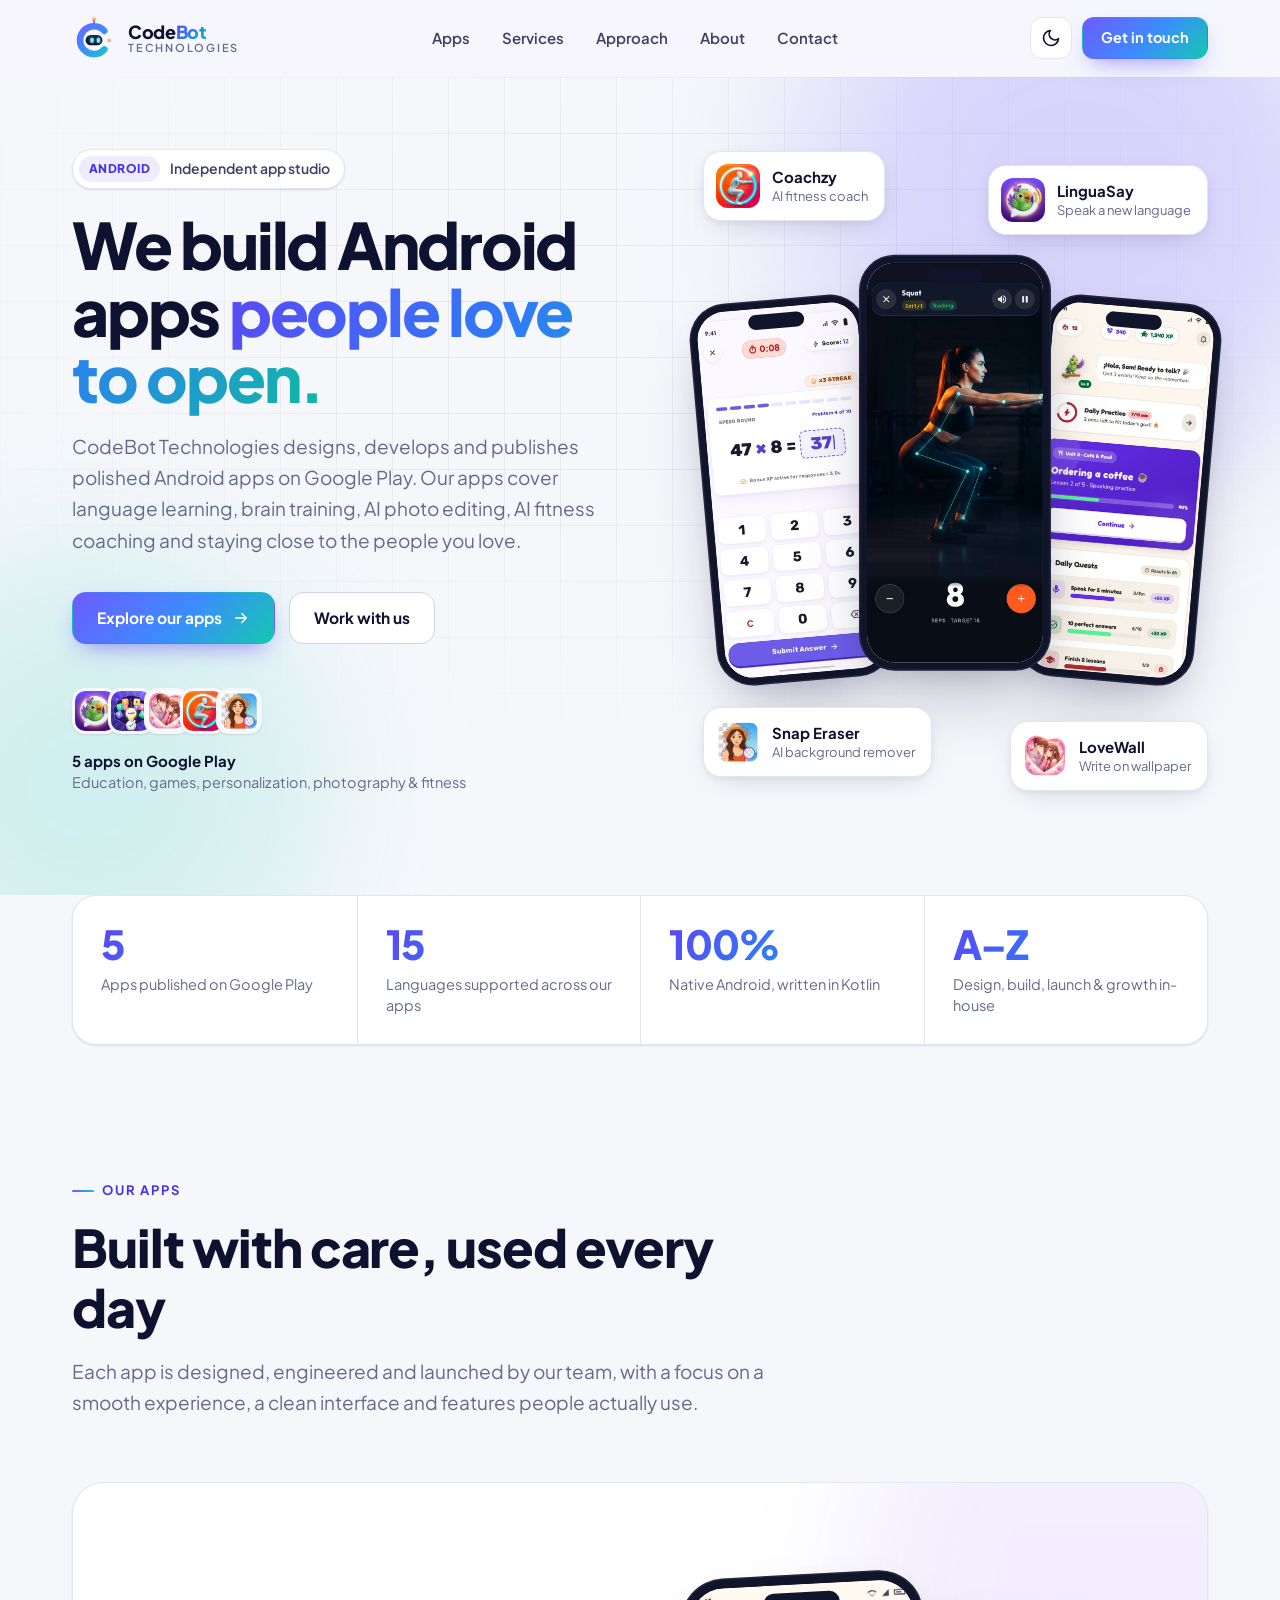
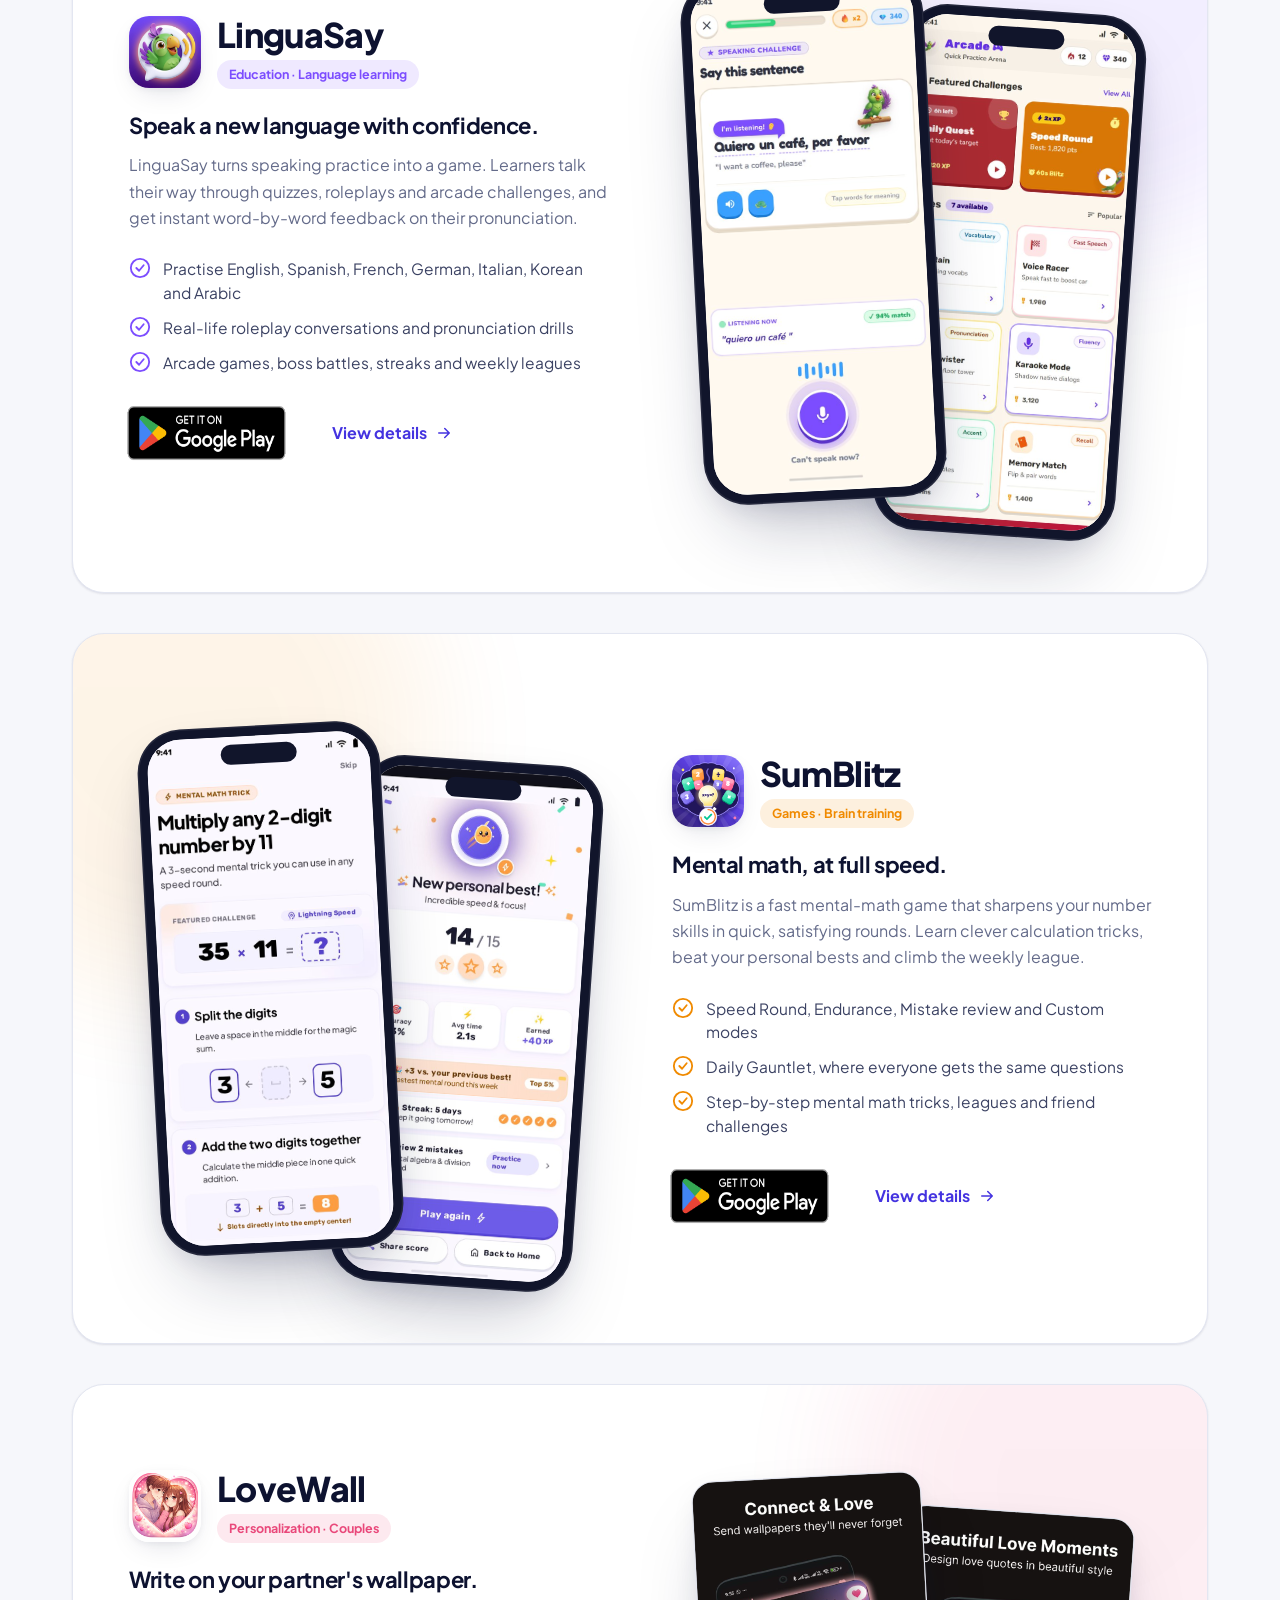
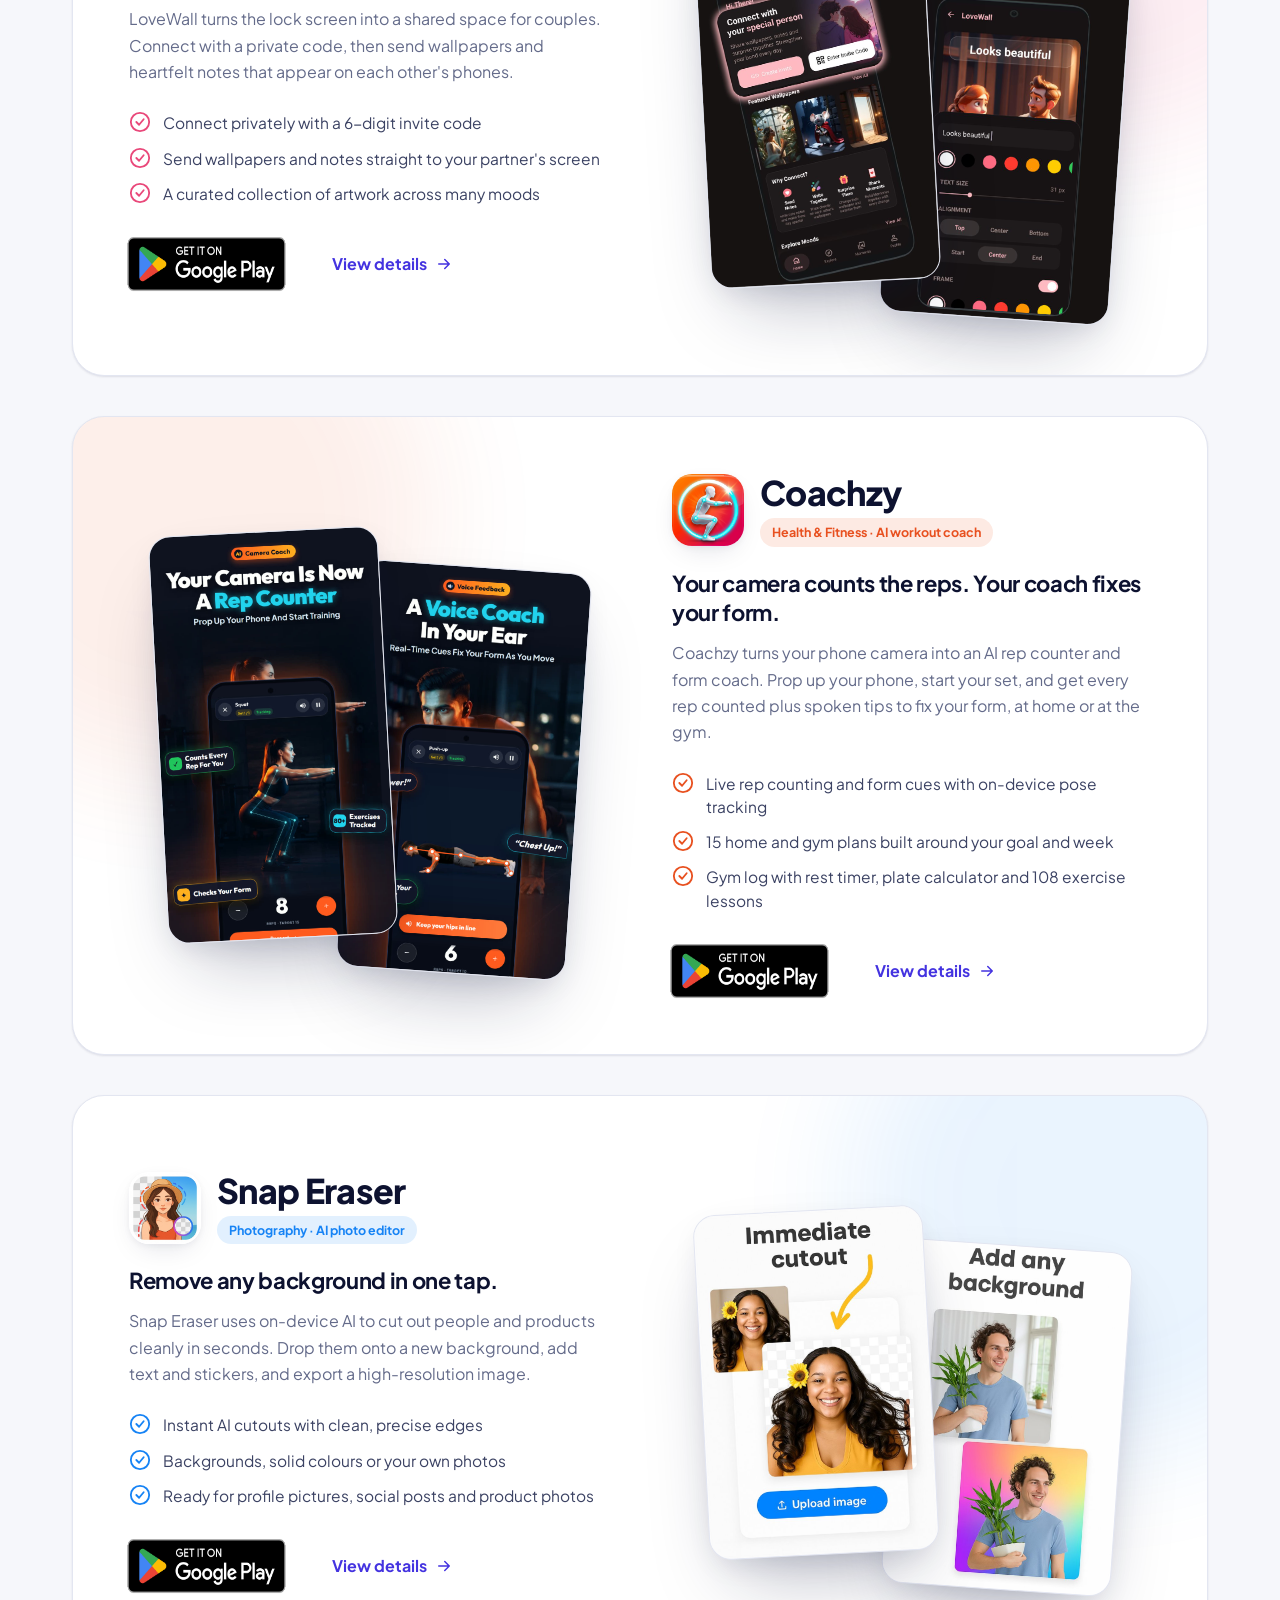
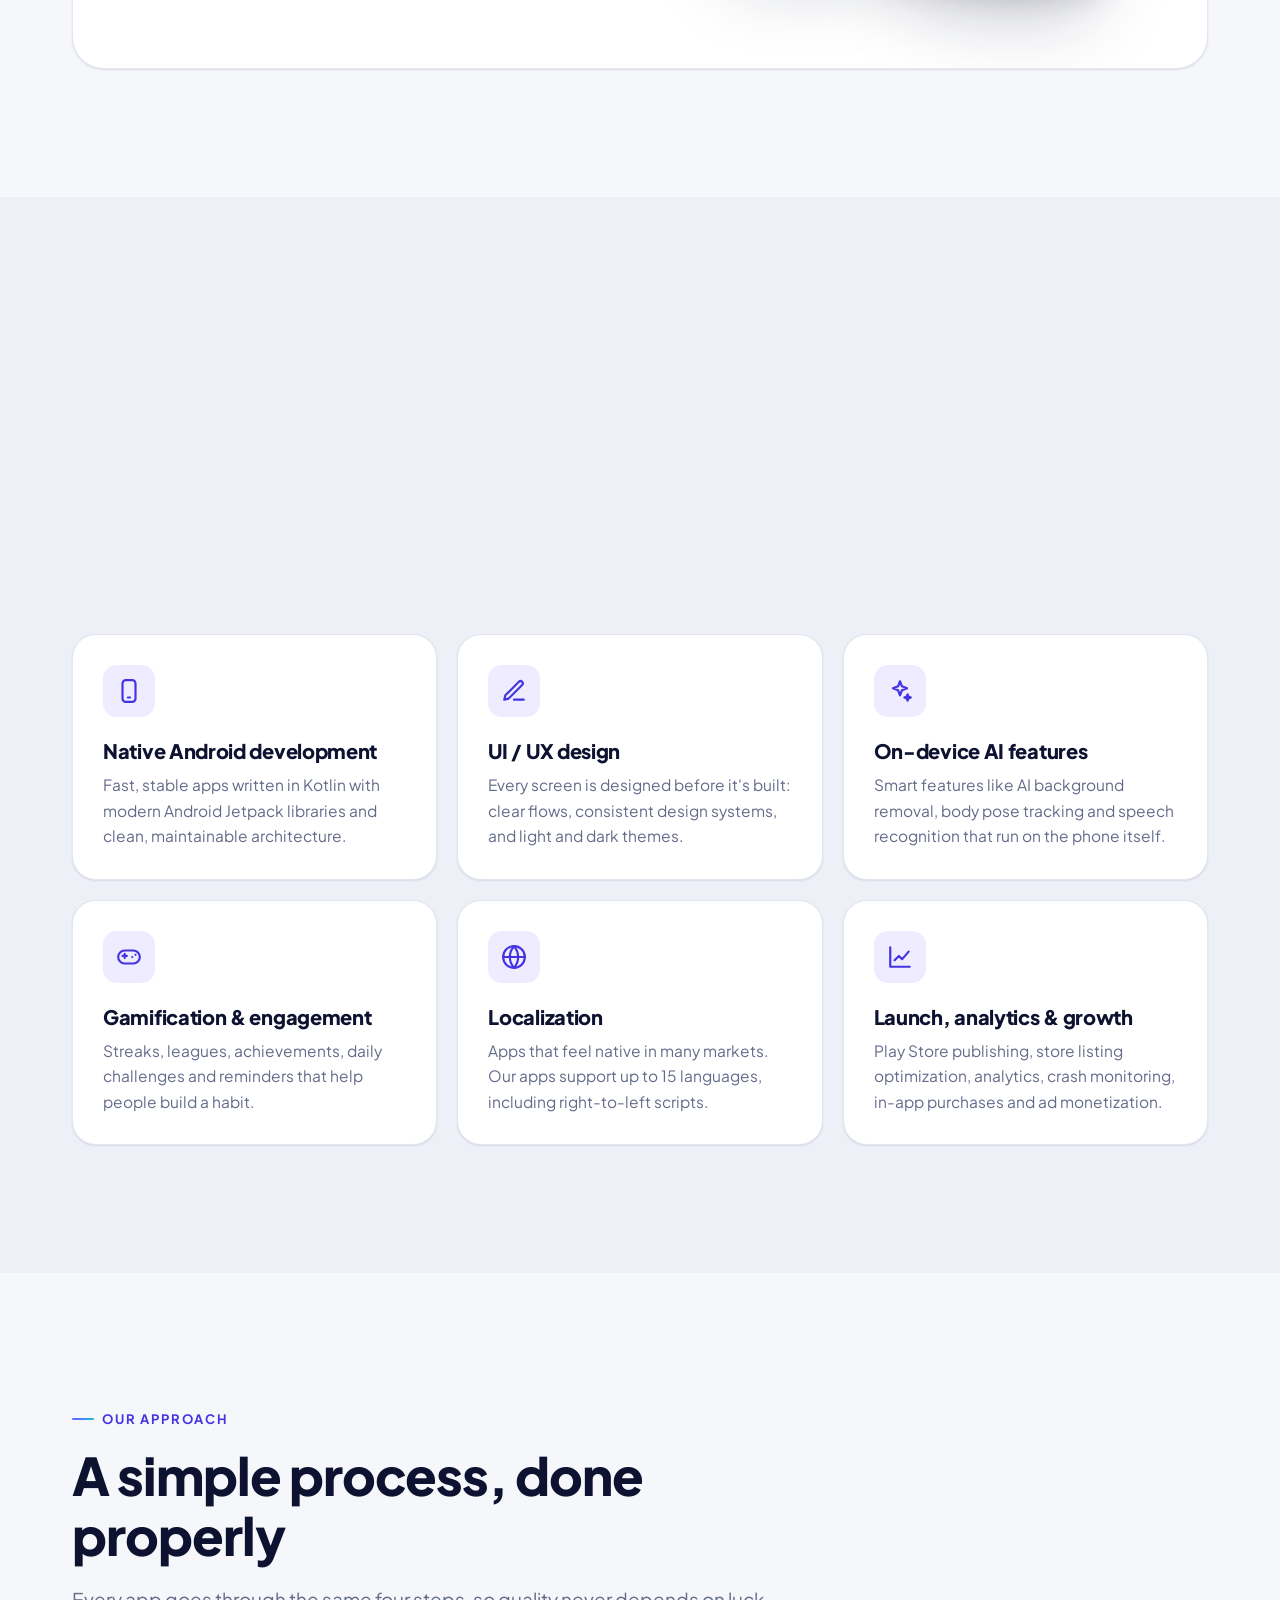
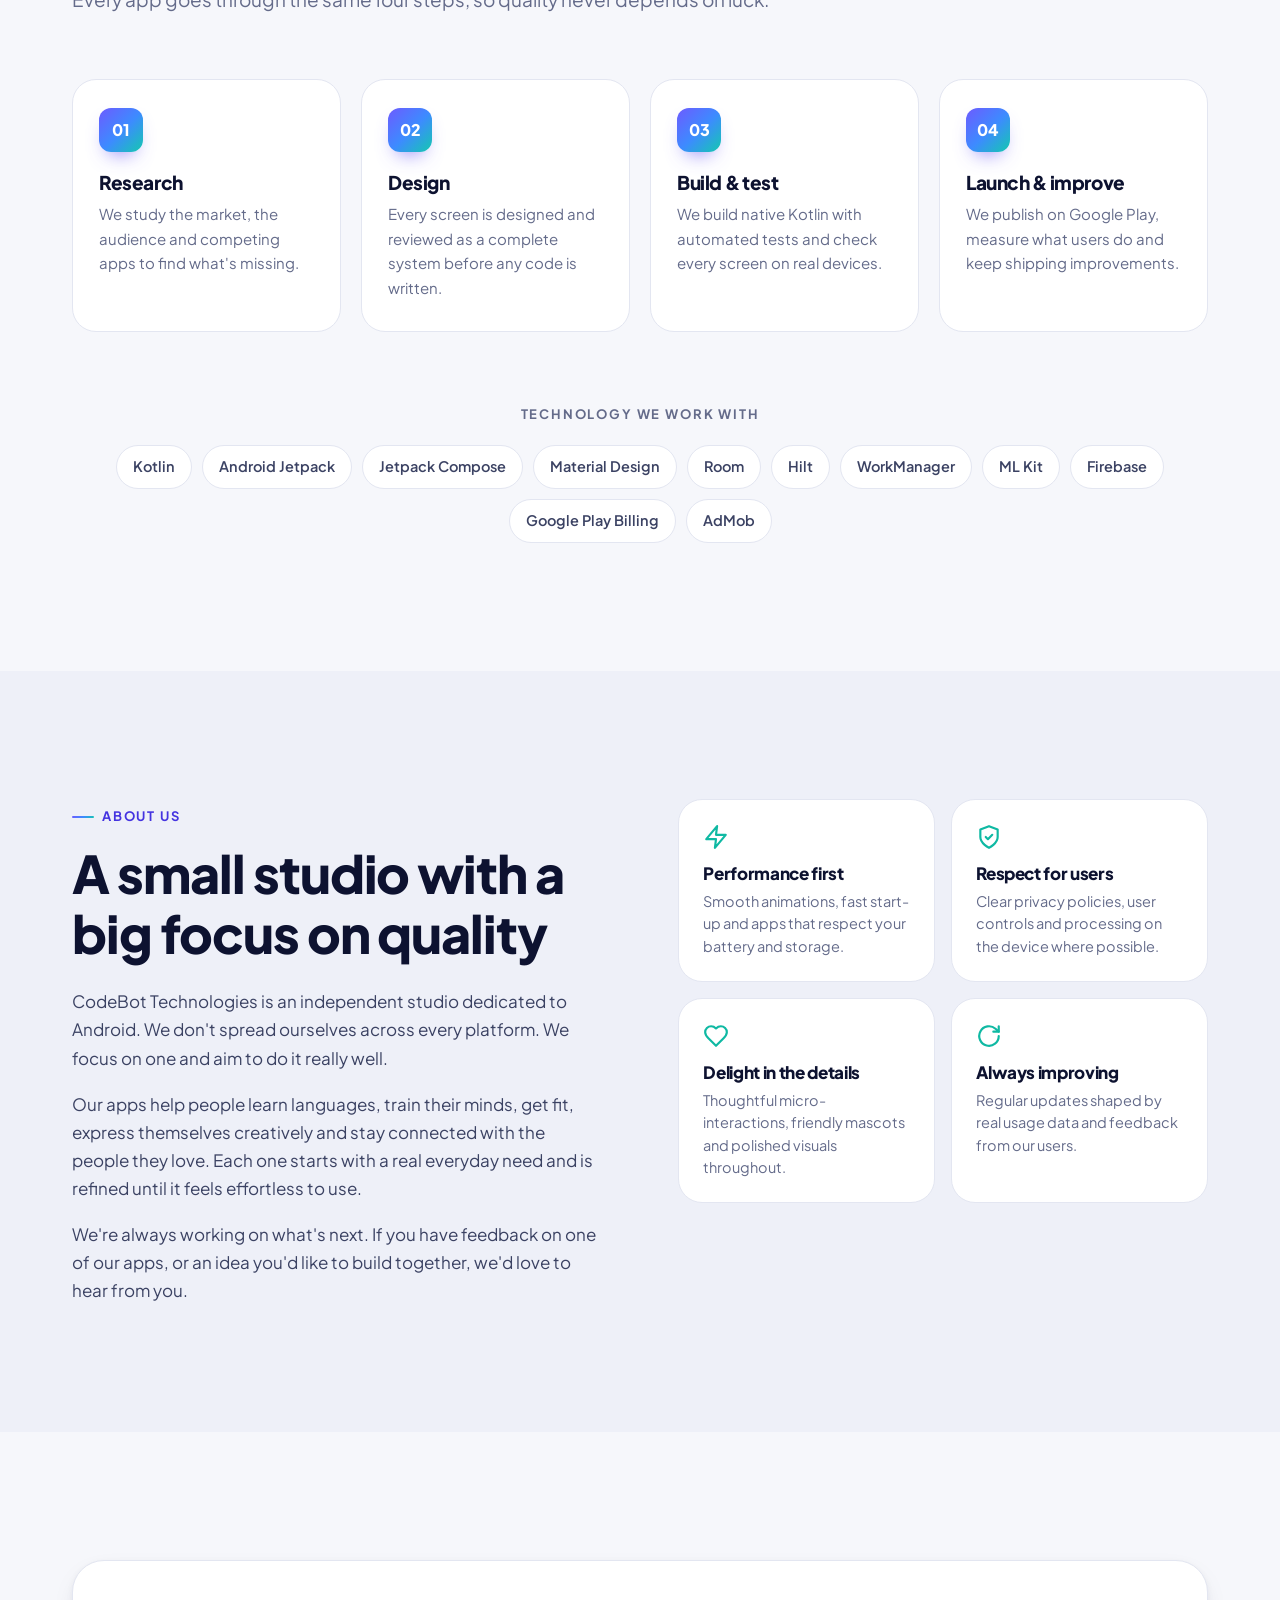
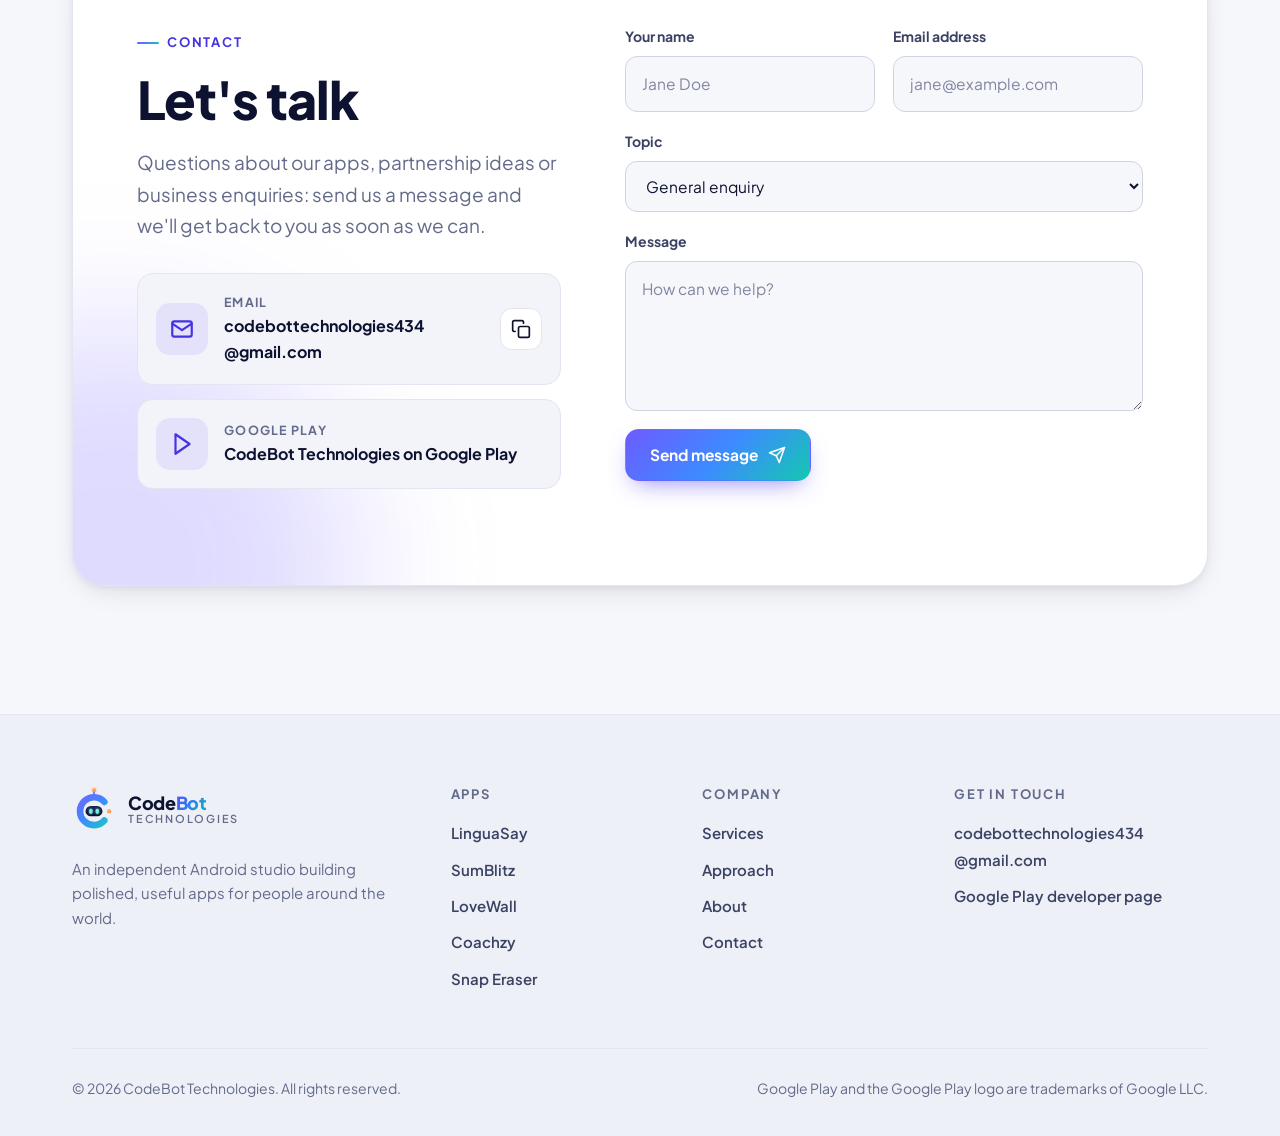
<file: index.html>
<!doctype html>
<html lang="en">
<head>
  <meta charset="utf-8">
  <meta name="viewport" content="width=device-width, initial-scale=1">
  <title>CodeBot Technologies — Android Apps People Love</title>
  <meta name="description" content="CodeBot Technologies is an Android app studio. We design, build and publish polished apps on Google Play: LinguaSay, SumBlitz, LoveWall, Coachzy and Snap Eraser.">
  <meta name="theme-color" content="#070a18" media="(prefers-color-scheme: dark)">
  <meta name="theme-color" content="#f6f7fb" media="(prefers-color-scheme: light)">
  <link rel="canonical" href="https://codebottechnology.github.io/">
  <meta property="og:type" content="website">
  <meta property="og:url" content="https://codebottechnology.github.io/">
  <meta property="og:image" content="https://codebottechnology.github.io/assets/img/og-image.png">
  <meta property="og:image:width" content="1200">
  <meta property="og:image:height" content="630">
  <meta property="og:site_name" content="CodeBot Technologies">
  <meta property="og:title" content="CodeBot Technologies — Android Apps People Love">
  <meta property="og:description" content="We design, build and publish polished Android apps on Google Play.">
  <meta name="twitter:card" content="summary_large_image">
  <link rel="icon" href="assets/img/logo.svg" type="image/svg+xml">
  <link rel="preconnect" href="https://fonts.googleapis.com">
  <link rel="preconnect" href="https://fonts.gstatic.com" crossorigin>
  <link rel="stylesheet" href="https://fonts.googleapis.com/css2?family=Plus+Jakarta+Sans:wght@400;500;600;700;800&display=swap">
  <link rel="stylesheet" href="assets/css/styles.css">
  <script>(function(){var d=document.documentElement;d.classList.add('js');try{var t=localStorage.getItem('cb-theme');if(t)d.setAttribute('data-theme',t);}catch(e){}})();</script>
  <script type="application/ld+json">
  {
    "@context": "https://schema.org",
    "@type": "Organization",
    "name": "CodeBot Technologies",
    "url": "https://codebottechnology.github.io/",
    "logo": "https://codebottechnology.github.io/assets/img/logo.svg",
    "email": "codebottechnologies434@gmail.com",
    "description": "Android app studio that designs, builds and publishes apps on Google Play.",
    "sameAs": ["https://play.google.com/store/apps/dev?id=8315797149513083375"]
  }
  </script>
</head>
<body>
  <a class="skip-link" href="#main">Skip to content</a>

  <header class="site-header">
    <div class="container nav">
      <a class="brand" href="index.html" aria-label="CodeBot Technologies home">
        <img src="assets/img/logo.svg" alt="" width="40" height="40">
        <span class="brand-text"><span>Code<span class="brand-bot">Bot</span></span><small>Technologies</small></span>
      </a>
      <nav class="nav-links" aria-label="Main">
        <a href="#apps">Apps</a>
        <a href="#services">Services</a>
        <a href="#approach">Approach</a>
        <a href="#about">About</a>
        <a href="#contact">Contact</a>
      </nav>
      <div class="nav-actions">
        <button class="icon-btn theme-toggle" type="button" data-theme-toggle aria-label="Switch theme">
          <svg class="i i-moon" viewBox="0 0 24 24" aria-hidden="true"><path d="M21 12.8A9 9 0 1 1 11.2 3a7 7 0 0 0 9.8 9.8z"/></svg>
          <svg class="i i-sun" viewBox="0 0 24 24" aria-hidden="true"><circle cx="12" cy="12" r="4"/><path d="M12 2v2M12 20v2M4.9 4.9l1.4 1.4M17.7 17.7l1.4 1.4M2 12h2M20 12h2M4.9 19.1l1.4-1.4M17.7 6.3l1.4-1.4"/></svg>
        </button>
        <a class="btn btn-primary btn-sm" href="#contact">Get in touch</a>
        <button class="icon-btn menu-toggle" type="button" aria-controls="mobile-menu" aria-expanded="false" aria-label="Open menu">
          <svg class="i" viewBox="0 0 24 24" aria-hidden="true"><path d="M4 7h16M4 12h16M4 17h16"/></svg>
        </button>
      </div>
    </div>
    <div class="mobile-menu" id="mobile-menu">
      <a href="#apps">Apps</a>
      <a href="#services">Services</a>
      <a href="#approach">Approach</a>
      <a href="#about">About</a>
      <a href="#contact">Contact</a>
      <a class="btn btn-primary" href="#contact">Get in touch</a>
    </div>
  </header>

  <main id="main">
    <!-- ============ Hero ============ -->
    <section class="hero">
      <div class="hero-bg" aria-hidden="true"><span class="glow glow-1"></span><span class="glow glow-2"></span></div>
      <div class="container hero-grid">
        <div>
          <span class="pill reveal"><span class="pill-dot">ANDROID</span> Independent app studio</span>
          <h1 class="reveal reveal-d1">We build Android apps <span class="grad-text">people love to open.</span></h1>
          <p class="lead reveal reveal-d2">CodeBot Technologies designs, develops and publishes polished Android apps on Google Play. Our apps cover language learning, brain training, AI photo editing, AI fitness coaching and staying close to the people you love.</p>
          <div class="hero-ctas reveal reveal-d3">
            <a class="btn btn-primary" href="#apps">Explore our apps
              <svg class="i" viewBox="0 0 24 24" aria-hidden="true"><path d="M5 12h14M13 6l6 6-6 6"/></svg>
            </a>
            <a class="btn btn-ghost" href="#contact">Work with us</a>
          </div>
          <div class="hero-apps reveal reveal-d3">
            <div class="icon-stack">
              <img src="assets/img/apps/linguasay/icon.png" alt="LinguaSay" width="46" height="46">
              <img src="assets/img/apps/sumblitz/icon.png" alt="SumBlitz" width="46" height="46">
              <img src="assets/img/apps/lovewall/icon.png" alt="LoveWall" width="46" height="46">
              <img src="assets/img/apps/coachzy/icon.png" alt="Coachzy" width="46" height="46">
              <img src="assets/img/apps/snap-eraser/icon.png" alt="Snap Eraser" width="46" height="46">
            </div>
            <p><strong>5 apps on Google Play</strong>Education, games, personalization, photography &amp; fitness</p>
          </div>
        </div>

        <div class="hero-visual" aria-hidden="true">
          <div class="phone phone-a"><img src="assets/img/apps/sumblitz/screen-01.jpg" alt="" width="600" height="1300"></div>
          <div class="phone phone-b"><img src="assets/img/apps/linguasay/screen-01.jpg" alt="" width="600" height="1300"></div>
          <div class="phone phone-c"><img src="assets/img/apps/coachzy/screen-01.jpg" alt="" width="600" height="1286"></div>
          <div class="float-card fc-1"><img src="assets/img/apps/snap-eraser/icon.png" alt="" width="44" height="44"><div><strong>Snap Eraser</strong><span>AI background remover</span></div></div>
          <div class="float-card fc-2"><img src="assets/img/apps/lovewall/icon.png" alt="" width="44" height="44"><div><strong>LoveWall</strong><span>Write on wallpaper</span></div></div>
          <div class="float-card fc-3"><img src="assets/img/apps/linguasay/icon.png" alt="" width="44" height="44"><div><strong>LinguaSay</strong><span>Speak a new language</span></div></div>
          <div class="float-card fc-4"><img src="assets/img/apps/coachzy/icon.png" alt="" width="44" height="44"><div><strong>Coachzy</strong><span>AI fitness coach</span></div></div>
        </div>
      </div>
    </section>

    <!-- ============ Stats ============ -->
    <section aria-label="At a glance">
      <div class="container">
        <div class="stats reveal">
          <div class="stat"><div class="stat-num grad-text">5</div><div class="stat-label">Apps published on Google Play</div></div>
          <div class="stat"><div class="stat-num grad-text">15</div><div class="stat-label">Languages supported across our apps</div></div>
          <div class="stat"><div class="stat-num grad-text">100%</div><div class="stat-label">Native Android, written in Kotlin</div></div>
          <div class="stat"><div class="stat-num grad-text">A–Z</div><div class="stat-label">Design, build, launch &amp; growth in-house</div></div>
        </div>
      </div>
    </section>

    <!-- ============ Apps ============ -->
    <section class="section" id="apps">
      <div class="container">
        <div class="section-head reveal">
          <span class="eyebrow">Our apps</span>
          <h2 class="h2">Built with care, used every day</h2>
          <p class="lead">Each app is designed, engineered and launched by our team, with a focus on a smooth experience, a clean interface and features people actually use.</p>
        </div>

        <div class="app-list">
          <!-- LinguaSay -->
          <article class="app-row accent-linguasay reveal" id="linguasay">
            <div class="app-copy">
              <div class="app-head">
                <img class="app-icon" src="assets/img/apps/linguasay/icon.png" alt="LinguaSay app icon" width="72" height="72">
                <div><h3>LinguaSay</h3><span class="tag">Education · Language learning</span></div>
              </div>
              <p class="app-tagline">Speak a new language with confidence.</p>
              <p class="app-desc">LinguaSay turns speaking practice into a game. Learners talk their way through quizzes, roleplays and arcade challenges, and get instant word-by-word feedback on their pronunciation.</p>
              <ul class="check-list">
                <li><svg class="i" viewBox="0 0 24 24" aria-hidden="true"><circle cx="12" cy="12" r="10"/><path d="m8 12 3 3 5-6"/></svg>Practise English, Spanish, French, German, Italian, Korean and Arabic</li>
                <li><svg class="i" viewBox="0 0 24 24" aria-hidden="true"><circle cx="12" cy="12" r="10"/><path d="m8 12 3 3 5-6"/></svg>Real-life roleplay conversations and pronunciation drills</li>
                <li><svg class="i" viewBox="0 0 24 24" aria-hidden="true"><circle cx="12" cy="12" r="10"/><path d="m8 12 3 3 5-6"/></svg>Arcade games, boss battles, streaks and weekly leagues</li>
              </ul>
              <div class="app-actions">
                <a class="play-badge" href="https://play.google.com/store/apps/details?id=com.pronunciation.speakingpractice" target="_blank" rel="noopener"><img src="assets/img/google-play-badge.png" alt="Get LinguaSay on Google Play" width="646" height="250"></a>
                <a class="btn-link" href="apps/linguasay.html">View details <svg class="i" viewBox="0 0 24 24" aria-hidden="true"><path d="M5 12h14M13 6l6 6-6 6"/></svg></a>
              </div>
            </div>
            <div class="app-media">
              <div class="phone"><img src="assets/img/apps/linguasay/screen-02.jpg" alt="LinguaSay speaking quiz screen" width="600" height="1287" loading="lazy"></div>
              <div class="phone"><img src="assets/img/apps/linguasay/screen-04.jpg" alt="LinguaSay arcade games screen" width="600" height="1300" loading="lazy"></div>
            </div>
          </article>

          <!-- SumBlitz -->
          <article class="app-row accent-sumblitz reveal" id="sumblitz">
            <div class="app-copy">
              <div class="app-head">
                <img class="app-icon" src="assets/img/apps/sumblitz/icon.png" alt="SumBlitz app icon" width="72" height="72">
                <div><h3>SumBlitz</h3><span class="tag">Games · Brain training</span></div>
              </div>
              <p class="app-tagline">Mental math, at full speed.</p>
              <p class="app-desc">SumBlitz is a fast mental-math game that sharpens your number skills in quick, satisfying rounds. Learn clever calculation tricks, beat your personal bests and climb the weekly league.</p>
              <ul class="check-list">
                <li><svg class="i" viewBox="0 0 24 24" aria-hidden="true"><circle cx="12" cy="12" r="10"/><path d="m8 12 3 3 5-6"/></svg>Speed Round, Endurance, Mistake review and Custom modes</li>
                <li><svg class="i" viewBox="0 0 24 24" aria-hidden="true"><circle cx="12" cy="12" r="10"/><path d="m8 12 3 3 5-6"/></svg>Daily Gauntlet, where everyone gets the same questions</li>
                <li><svg class="i" viewBox="0 0 24 24" aria-hidden="true"><circle cx="12" cy="12" r="10"/><path d="m8 12 3 3 5-6"/></svg>Step-by-step mental math tricks, leagues and friend challenges</li>
              </ul>
              <div class="app-actions">
                <a class="play-badge" href="https://play.google.com/store/apps/details?id=com.sumblitz.mentalmath.speedmath" target="_blank" rel="noopener"><img src="assets/img/google-play-badge.png" alt="Get SumBlitz on Google Play" width="646" height="250"></a>
                <a class="btn-link" href="apps/sumblitz.html">View details <svg class="i" viewBox="0 0 24 24" aria-hidden="true"><path d="M5 12h14M13 6l6 6-6 6"/></svg></a>
              </div>
            </div>
            <div class="app-media">
              <div class="phone"><img src="assets/img/apps/sumblitz/screen-04.jpg" alt="SumBlitz mental math trick lesson" width="600" height="1300" loading="lazy"></div>
              <div class="phone"><img src="assets/img/apps/sumblitz/screen-02.jpg" alt="SumBlitz round results screen" width="600" height="1300" loading="lazy"></div>
            </div>
          </article>

          <!-- LoveWall -->
          <article class="app-row accent-lovewall reveal" id="lovewall">
            <div class="app-copy">
              <div class="app-head">
                <img class="app-icon" src="assets/img/apps/lovewall/icon.png" alt="LoveWall app icon" width="72" height="72">
                <div><h3>LoveWall</h3><span class="tag">Personalization · Couples</span></div>
              </div>
              <p class="app-tagline">Write on your partner's wallpaper.</p>
              <p class="app-desc">LoveWall turns the lock screen into a shared space for couples. Connect with a private code, then send wallpapers and heartfelt notes that appear on each other's phones.</p>
              <ul class="check-list">
                <li><svg class="i" viewBox="0 0 24 24" aria-hidden="true"><circle cx="12" cy="12" r="10"/><path d="m8 12 3 3 5-6"/></svg>Connect privately with a 6-digit invite code</li>
                <li><svg class="i" viewBox="0 0 24 24" aria-hidden="true"><circle cx="12" cy="12" r="10"/><path d="m8 12 3 3 5-6"/></svg>Send wallpapers and notes straight to your partner's screen</li>
                <li><svg class="i" viewBox="0 0 24 24" aria-hidden="true"><circle cx="12" cy="12" r="10"/><path d="m8 12 3 3 5-6"/></svg>A curated collection of artwork across many moods</li>
              </ul>
              <div class="app-actions">
                <a class="play-badge" href="https://play.google.com/store/apps/details?id=com.draw.on.wallpaper.romantic.couple" target="_blank" rel="noopener"><img src="assets/img/google-play-badge.png" alt="Get LoveWall on Google Play" width="646" height="250"></a>
                <a class="btn-link" href="apps/lovewall.html">View details <svg class="i" viewBox="0 0 24 24" aria-hidden="true"><path d="M5 12h14M13 6l6 6-6 6"/></svg></a>
              </div>
            </div>
            <div class="app-media">
              <div class="shot-card"><img src="assets/img/apps/lovewall/shot-02.jpg" alt="LoveWall: connect with your special person" width="720" height="1281" loading="lazy"></div>
              <div class="shot-card"><img src="assets/img/apps/lovewall/shot-01.jpg" alt="LoveWall: design love quotes on wallpapers" width="720" height="1280" loading="lazy"></div>
            </div>
          </article>

          <!-- Coachzy -->
          <article class="app-row accent-coachzy reveal" id="coachzy">
            <div class="app-copy">
              <div class="app-head">
                <img class="app-icon" src="assets/img/apps/coachzy/icon.png" alt="Coachzy app icon" width="72" height="72">
                <div><h3>Coachzy</h3><span class="tag">Health &amp; Fitness · AI workout coach</span></div>
              </div>
              <p class="app-tagline">Your camera counts the reps. Your coach fixes your form.</p>
              <p class="app-desc">Coachzy turns your phone camera into an AI rep counter and form coach. Prop up your phone, start your set, and get every rep counted plus spoken tips to fix your form, at home or at the gym.</p>
              <ul class="check-list">
                <li><svg class="i" viewBox="0 0 24 24" aria-hidden="true"><circle cx="12" cy="12" r="10"/><path d="m8 12 3 3 5-6"/></svg>Live rep counting and form cues with on-device pose tracking</li>
                <li><svg class="i" viewBox="0 0 24 24" aria-hidden="true"><circle cx="12" cy="12" r="10"/><path d="m8 12 3 3 5-6"/></svg>15 home and gym plans built around your goal and week</li>
                <li><svg class="i" viewBox="0 0 24 24" aria-hidden="true"><circle cx="12" cy="12" r="10"/><path d="m8 12 3 3 5-6"/></svg>Gym log with rest timer, plate calculator and 108 exercise lessons</li>
              </ul>
              <div class="app-actions">
                <a class="play-badge" href="https://play.google.com/store/apps/details?id=com.coachzy.fitness" target="_blank" rel="noopener"><img src="assets/img/google-play-badge.png" alt="Get Coachzy on Google Play" width="646" height="250"></a>
                <a class="btn-link" href="apps/coachzy.html">View details <svg class="i" viewBox="0 0 24 24" aria-hidden="true"><path d="M5 12h14M13 6l6 6-6 6"/></svg></a>
              </div>
            </div>
            <div class="app-media">
              <div class="shot-card"><img src="assets/img/apps/coachzy/shot-01.jpg" alt="Coachzy: your camera is now a rep counter" width="720" height="1280" loading="lazy"></div>
              <div class="shot-card"><img src="assets/img/apps/coachzy/shot-02.jpg" alt="Coachzy: a voice coach in your ear" width="720" height="1280" loading="lazy"></div>
            </div>
          </article>

          <!-- Snap Eraser -->
          <article class="app-row accent-snap reveal" id="snap-eraser">
            <div class="app-copy">
              <div class="app-head">
                <img class="app-icon" src="assets/img/apps/snap-eraser/icon.png" alt="Snap Eraser app icon" width="72" height="72">
                <div><h3>Snap Eraser</h3><span class="tag">Photography · AI photo editor</span></div>
              </div>
              <p class="app-tagline">Remove any background in one tap.</p>
              <p class="app-desc">Snap Eraser uses on-device AI to cut out people and products cleanly in seconds. Drop them onto a new background, add text and stickers, and export a high-resolution image.</p>
              <ul class="check-list">
                <li><svg class="i" viewBox="0 0 24 24" aria-hidden="true"><circle cx="12" cy="12" r="10"/><path d="m8 12 3 3 5-6"/></svg>Instant AI cutouts with clean, precise edges</li>
                <li><svg class="i" viewBox="0 0 24 24" aria-hidden="true"><circle cx="12" cy="12" r="10"/><path d="m8 12 3 3 5-6"/></svg>Backgrounds, solid colours or your own photos</li>
                <li><svg class="i" viewBox="0 0 24 24" aria-hidden="true"><circle cx="12" cy="12" r="10"/><path d="m8 12 3 3 5-6"/></svg>Ready for profile pictures, social posts and product photos</li>
              </ul>
              <div class="app-actions">
                <a class="play-badge" href="https://play.google.com/store/apps/details?id=com.snaperase.bgremover" target="_blank" rel="noopener"><img src="assets/img/google-play-badge.png" alt="Get Snap Eraser on Google Play" width="646" height="250"></a>
                <a class="btn-link" href="apps/snap-eraser.html">View details <svg class="i" viewBox="0 0 24 24" aria-hidden="true"><path d="M5 12h14M13 6l6 6-6 6"/></svg></a>
              </div>
            </div>
            <div class="app-media">
              <div class="shot-card"><img src="assets/img/apps/snap-eraser/shot-01.jpg" alt="Snap Eraser: immediate cutout" width="720" height="1080" loading="lazy"></div>
              <div class="shot-card"><img src="assets/img/apps/snap-eraser/shot-02.jpg" alt="Snap Eraser: add any background" width="720" height="1080" loading="lazy"></div>
            </div>
          </article>
        </div>
      </div>
    </section>

    <!-- ============ Services ============ -->
    <section class="section section-alt" id="services">
      <div class="container">
        <div class="section-head center reveal">
          <span class="eyebrow">What we do</span>
          <h2 class="h2">From first idea to the Play Store</h2>
          <p class="lead">We handle the whole lifecycle of an Android app, so every part of the product is built to the same standard.</p>
        </div>
        <div class="card-grid">
          <div class="card reveal">
            <div class="card-icon"><svg class="i" viewBox="0 0 24 24" aria-hidden="true"><rect x="6" y="2" width="12" height="20" rx="3"/><path d="M11 18h2"/></svg></div>
            <h3>Native Android development</h3>
            <p>Fast, stable apps written in Kotlin with modern Android Jetpack libraries and clean, maintainable architecture.</p>
          </div>
          <div class="card reveal reveal-d1">
            <div class="card-icon"><svg class="i" viewBox="0 0 24 24" aria-hidden="true"><path d="M12 20h9"/><path d="M16.5 3.5a2.1 2.1 0 0 1 3 3L7 19l-4 1 1-4Z"/></svg></div>
            <h3>UI / UX design</h3>
            <p>Every screen is designed before it's built: clear flows, consistent design systems, and light and dark themes.</p>
          </div>
          <div class="card reveal reveal-d2">
            <div class="card-icon"><svg class="i" viewBox="0 0 24 24" aria-hidden="true"><path d="M12 3l1.8 4.7 4.7 1.8-4.7 1.8L12 16l-1.8-4.7L5.5 9.5l4.7-1.8z"/><path d="M19 15l.8 2.2 2.2.8-2.2.8L19 21l-.8-2.2L16 18l2.2-.8z"/></svg></div>
            <h3>On-device AI features</h3>
            <p>Smart features like AI background removal, body pose tracking and speech recognition that run on the phone itself.</p>
          </div>
          <div class="card reveal">
            <div class="card-icon"><svg class="i" viewBox="0 0 24 24" aria-hidden="true"><path d="M6 11h4M8 9v4M15 12h.01M18 10h.01"/><rect x="2" y="6" width="20" height="12" rx="6"/></svg></div>
            <h3>Gamification &amp; engagement</h3>
            <p>Streaks, leagues, achievements, daily challenges and reminders that help people build a habit.</p>
          </div>
          <div class="card reveal reveal-d1">
            <div class="card-icon"><svg class="i" viewBox="0 0 24 24" aria-hidden="true"><circle cx="12" cy="12" r="10"/><path d="M2 12h20M12 2a15 15 0 0 1 0 20M12 2a15 15 0 0 0 0 20"/></svg></div>
            <h3>Localization</h3>
            <p>Apps that feel native in many markets. Our apps support up to 15 languages, including right-to-left scripts.</p>
          </div>
          <div class="card reveal reveal-d2">
            <div class="card-icon"><svg class="i" viewBox="0 0 24 24" aria-hidden="true"><path d="M3 3v18h18"/><path d="M7 15l4-4 3 3 6-7"/></svg></div>
            <h3>Launch, analytics &amp; growth</h3>
            <p>Play Store publishing, store listing optimization, analytics, crash monitoring, in-app purchases and ad monetization.</p>
          </div>
        </div>
      </div>
    </section>

    <!-- ============ Approach ============ -->
    <section class="section" id="approach">
      <div class="container">
        <div class="section-head reveal">
          <span class="eyebrow">Our approach</span>
          <h2 class="h2">A simple process, done properly</h2>
          <p class="lead">Every app goes through the same four steps, so quality never depends on luck.</p>
        </div>
        <div class="steps">
          <div class="step reveal"><span class="step-num">01</span><h3>Research</h3><p>We study the market, the audience and competing apps to find what's missing.</p></div>
          <div class="step reveal reveal-d1"><span class="step-num">02</span><h3>Design</h3><p>Every screen is designed and reviewed as a complete system before any code is written.</p></div>
          <div class="step reveal reveal-d2"><span class="step-num">03</span><h3>Build &amp; test</h3><p>We build native Kotlin with automated tests and check every screen on real devices.</p></div>
          <div class="step reveal reveal-d3"><span class="step-num">04</span><h3>Launch &amp; improve</h3><p>We publish on Google Play, measure what users do and keep shipping improvements.</p></div>
        </div>

        <div class="tech reveal">
          <p>Technology we work with</p>
          <div class="chips">
            <span class="chip">Kotlin</span>
            <span class="chip">Android Jetpack</span>
            <span class="chip">Jetpack Compose</span>
            <span class="chip">Material Design</span>
            <span class="chip">Room</span>
            <span class="chip">Hilt</span>
            <span class="chip">WorkManager</span>
            <span class="chip">ML Kit</span>
            <span class="chip">Firebase</span>
            <span class="chip">Google Play Billing</span>
            <span class="chip">AdMob</span>
          </div>
        </div>
      </div>
    </section>

    <!-- ============ About ============ -->
    <section class="section section-alt" id="about">
      <div class="container about-grid">
        <div class="about-copy reveal">
          <span class="eyebrow">About us</span>
          <h2 class="h2">A small studio with a big focus on quality</h2>
          <p>CodeBot Technologies is an independent studio dedicated to Android. We don't spread ourselves across every platform. We focus on one and aim to do it really well.</p>
          <p>Our apps help people learn languages, train their minds, get fit, express themselves creatively and stay connected with the people they love. Each one starts with a real everyday need and is refined until it feels effortless to use.</p>
          <p>We're always working on what's next. If you have feedback on one of our apps, or an idea you'd like to build together, we'd love to hear from you.</p>
        </div>
        <div class="values">
          <div class="value reveal">
            <svg class="i" viewBox="0 0 24 24" aria-hidden="true"><path d="M13 2 3 14h9l-1 8 10-12h-9l1-8z"/></svg>
            <h3>Performance first</h3>
            <p>Smooth animations, fast start-up and apps that respect your battery and storage.</p>
          </div>
          <div class="value reveal reveal-d1">
            <svg class="i" viewBox="0 0 24 24" aria-hidden="true"><path d="M12 22s8-4 8-10V5l-8-3-8 3v7c0 6 8 10 8 10z"/><path d="m9 12 2 2 4-4"/></svg>
            <h3>Respect for users</h3>
            <p>Clear privacy policies, user controls and processing on the device where possible.</p>
          </div>
          <div class="value reveal reveal-d2">
            <svg class="i" viewBox="0 0 24 24" aria-hidden="true"><path d="M19 14c1.5-1.5 3-3.2 3-5.5A5.5 5.5 0 0 0 16.5 3c-1.8 0-3 .5-4.5 2-1.5-1.5-2.7-2-4.5-2A5.5 5.5 0 0 0 2 8.5c0 2.3 1.5 4 3 5.5l7 7z"/></svg>
            <h3>Delight in the details</h3>
            <p>Thoughtful micro-interactions, friendly mascots and polished visuals throughout.</p>
          </div>
          <div class="value reveal reveal-d3">
            <svg class="i" viewBox="0 0 24 24" aria-hidden="true"><path d="M21 12a9 9 0 1 1-3-6.7L21 8"/><path d="M21 3v5h-5"/></svg>
            <h3>Always improving</h3>
            <p>Regular updates shaped by real usage data and feedback from our users.</p>
          </div>
        </div>
      </div>
    </section>

    <!-- ============ Contact ============ -->
    <section class="section" id="contact">
      <div class="container">
        <div class="contact-wrap reveal">
          <div class="contact-info">
            <span class="eyebrow">Contact</span>
            <h2 class="h2">Let's talk</h2>
            <p class="lead">Questions about our apps, partnership ideas or business enquiries: send us a message and we'll get back to you as soon as we can.</p>
            <div class="contact-item">
              <span class="card-icon"><svg class="i" viewBox="0 0 24 24" aria-hidden="true"><rect x="3" y="5" width="18" height="14" rx="2"/><path d="m3 7 9 6 9-6"/></svg></span>
              <div><small>Email</small><a href="mailto:codebottechnologies434@gmail.com">codebottechnologies434<wbr>@gmail.com</a></div>
              <button class="icon-btn copy-btn" type="button" data-copy="codebottechnologies434@gmail.com" aria-label="Copy email address">
                <svg class="i i-copy" viewBox="0 0 24 24" aria-hidden="true"><rect x="9" y="9" width="13" height="13" rx="2"/><path d="M5 15H4a2 2 0 0 1-2-2V4a2 2 0 0 1 2-2h9a2 2 0 0 1 2 2v1"/></svg>
                <svg class="i i-check" viewBox="0 0 24 24" aria-hidden="true"><path d="M20 6 9 17l-5-5"/></svg>
              </button>
            </div>
            <div class="contact-item">
              <span class="card-icon"><svg class="i" viewBox="0 0 24 24" aria-hidden="true"><path d="m6 3 13 9-13 9V3z"/></svg></span>
              <div><small>Google Play</small><a href="https://play.google.com/store/apps/dev?id=8315797149513083375" target="_blank" rel="noopener">CodeBot Technologies on Google Play</a></div>
            </div>
          </div>

          <form class="form" id="contact-form" novalidate>
            <div class="form-row">
              <div class="field"><label for="f-name">Your name</label><input id="f-name" name="name" type="text" autocomplete="name" placeholder="Jane Doe" required></div>
              <div class="field"><label for="f-email">Email address</label><input id="f-email" name="email" type="email" autocomplete="email" placeholder="jane@example.com" required></div>
            </div>
            <div class="field">
              <label for="f-subject">Topic</label>
              <select id="f-subject" name="subject">
                <option>General enquiry</option>
                <option>App support / feedback</option>
                <option>Business &amp; partnerships</option>
                <option>Advertising</option>
              </select>
            </div>
            <div class="field"><label for="f-message">Message</label><textarea id="f-message" name="message" placeholder="How can we help?" required minlength="10"></textarea></div>
            <div class="hp" aria-hidden="true"><label>Leave this empty <input type="text" name="_honey" tabindex="-1" autocomplete="off"></label></div>
            <button class="btn btn-primary" type="submit">Send message
              <svg class="i" viewBox="0 0 24 24" aria-hidden="true"><path d="m22 2-7 20-4-9-9-4z"/><path d="M22 2 11 13"/></svg>
            </button>
            <p class="form-status" role="status" aria-live="polite"></p>
          </form>
        </div>
      </div>
    </section>
  </main>

  <footer class="site-footer">
    <div class="container">
      <div class="footer-grid">
        <div>
          <a class="brand" href="index.html" aria-label="CodeBot Technologies home">
            <img src="assets/img/logo.svg" alt="" width="40" height="40">
            <span class="brand-text"><span>Code<span class="brand-bot">Bot</span></span><small>Technologies</small></span>
          </a>
          <p>An independent Android studio building polished, useful apps for people around the world.</p>
        </div>
        <div>
          <h4>Apps</h4>
          <ul>
            <li><a href="apps/linguasay.html">LinguaSay</a></li>
            <li><a href="apps/sumblitz.html">SumBlitz</a></li>
            <li><a href="apps/lovewall.html">LoveWall</a></li>
            <li><a href="apps/coachzy.html">Coachzy</a></li>
            <li><a href="apps/snap-eraser.html">Snap Eraser</a></li>
          </ul>
        </div>
        <div>
          <h4>Company</h4>
          <ul>
            <li><a href="#services">Services</a></li>
            <li><a href="#approach">Approach</a></li>
            <li><a href="#about">About</a></li>
            <li><a href="#contact">Contact</a></li>
          </ul>
        </div>
        <div>
          <h4>Get in touch</h4>
          <ul>
            <li><a href="mailto:codebottechnologies434@gmail.com">codebottechnologies434<wbr>@gmail.com</a></li>
            <li><a href="https://play.google.com/store/apps/dev?id=8315797149513083375" target="_blank" rel="noopener">Google Play developer page</a></li>
          </ul>
        </div>
      </div>
      <div class="footer-bottom">
        <span>© <span data-year>2026</span> CodeBot Technologies. All rights reserved.</span>
        <span>Google Play and the Google Play logo are trademarks of Google LLC.</span>
      </div>
    </div>
  </footer>

  <script src="assets/js/main.js" defer></script>
</body>
</html>
</file>
<file: assets/css/styles.css>
/* ==========================================================================
   CodeBot Technologies — site styles
   ========================================================================== */

/* ---------- Design tokens ---------- */
:root {
  --bg: #f6f7fb;
  --bg-alt: #eef0f8;
  --surface: #ffffff;
  --surface-2: #f3f4fa;
  --text: #0d1230;
  --text-2: #3b4263;
  --muted: #646b8a;
  --border: #e3e6f1;
  --border-strong: #cfd3e4;
  --primary: #5b48f5;
  --primary-ink: #4433e0;
  --primary-soft: rgba(91, 72, 245, 0.1);
  --teal: #0fb9a3;
  --grad: linear-gradient(135deg, #6d5bff 0%, #3d8bff 52%, #14c8b0 100%);
  --grad-text: linear-gradient(120deg, #5b48f5 0%, #2f7cf6 50%, #0fb9a3 100%);
  --shadow-sm: 0 1px 2px rgba(16, 22, 60, 0.06), 0 1px 3px rgba(16, 22, 60, 0.05);
  --shadow: 0 10px 30px -12px rgba(16, 22, 60, 0.18), 0 2px 6px rgba(16, 22, 60, 0.05);
  --shadow-lg: 0 40px 80px -30px rgba(16, 22, 60, 0.35), 0 10px 30px -10px rgba(16, 22, 60, 0.15);
  --grid-line: rgba(13, 18, 48, 0.05);
  --glow-1: rgba(109, 91, 255, 0.22);
  --glow-2: rgba(20, 200, 176, 0.16);
  --header-bg: rgba(246, 247, 251, 0.78);
  --phone-frame: #11152b;

  --radius-sm: 10px;
  --radius: 16px;
  --radius-lg: 24px;
  --radius-xl: 32px;
  --container: 1200px;
  --gutter: clamp(16px, 4vw, 32px);
  --font: "Plus Jakarta Sans", ui-sans-serif, system-ui, -apple-system, "Segoe UI", Roboto, sans-serif;
  color-scheme: light;
}

@media (prefers-color-scheme: dark) {
  :root:not([data-theme="light"]) {
    --bg: #070a18;
    --bg-alt: #0b1024;
    --surface: #0f1530;
    --surface-2: #141b3b;
    --text: #eef0ff;
    --text-2: #c5c9e4;
    --muted: #9298ba;
    --border: rgba(255, 255, 255, 0.08);
    --border-strong: rgba(255, 255, 255, 0.16);
    --primary: #8476ff;
    --primary-ink: #9a8eff;
    --primary-soft: rgba(132, 118, 255, 0.14);
    --teal: #2ad8c0;
    --grad-text: linear-gradient(120deg, #a093ff 0%, #6aa8ff 50%, #3fe0c8 100%);
    --shadow-sm: 0 1px 2px rgba(0, 0, 0, 0.4);
    --shadow: 0 14px 34px -14px rgba(0, 0, 0, 0.65);
    --shadow-lg: 0 40px 90px -30px rgba(0, 0, 0, 0.8);
    --grid-line: rgba(255, 255, 255, 0.045);
    --glow-1: rgba(109, 91, 255, 0.3);
    --glow-2: rgba(20, 200, 176, 0.18);
    --header-bg: rgba(7, 10, 24, 0.72);
    --phone-frame: #05070f;
    color-scheme: dark;
  }
}

:root[data-theme="dark"] {
  --bg: #070a18;
  --bg-alt: #0b1024;
  --surface: #0f1530;
  --surface-2: #141b3b;
  --text: #eef0ff;
  --text-2: #c5c9e4;
  --muted: #9298ba;
  --border: rgba(255, 255, 255, 0.08);
  --border-strong: rgba(255, 255, 255, 0.16);
  --primary: #8476ff;
  --primary-ink: #9a8eff;
  --primary-soft: rgba(132, 118, 255, 0.14);
  --teal: #2ad8c0;
  --grad-text: linear-gradient(120deg, #a093ff 0%, #6aa8ff 50%, #3fe0c8 100%);
  --shadow-sm: 0 1px 2px rgba(0, 0, 0, 0.4);
  --shadow: 0 14px 34px -14px rgba(0, 0, 0, 0.65);
  --shadow-lg: 0 40px 90px -30px rgba(0, 0, 0, 0.8);
  --grid-line: rgba(255, 255, 255, 0.045);
  --glow-1: rgba(109, 91, 255, 0.3);
  --glow-2: rgba(20, 200, 176, 0.18);
  --header-bg: rgba(7, 10, 24, 0.72);
  --phone-frame: #05070f;
  color-scheme: dark;
}

/* ---------- Base ---------- */
*, *::before, *::after { box-sizing: border-box; }
html { -webkit-text-size-adjust: 100%; scroll-behavior: smooth; scroll-padding-top: 88px; }
body {
  margin: 0;
  font-family: var(--font);
  font-size: 16px;
  line-height: 1.65;
  color: var(--text);
  background: var(--bg);
  -webkit-font-smoothing: antialiased;
  -moz-osx-font-smoothing: grayscale;
  overflow-x: hidden;
  transition: background-color .3s ease, color .3s ease;
}
img, svg { display: block; max-width: 100%; }
img { height: auto; }
svg.i { fill: none; stroke: currentColor; stroke-width: 2; stroke-linecap: round; stroke-linejoin: round; }
a { color: inherit; text-decoration: none; }
button, input, select, textarea { font: inherit; color: inherit; }
h1, h2, h3, h4 { margin: 0; line-height: 1.15; letter-spacing: -0.02em; font-weight: 800; }
p { margin: 0; }
ul { margin: 0; padding: 0; list-style: none; }
:focus-visible { outline: 2px solid var(--primary); outline-offset: 3px; border-radius: 6px; }
::selection { background: var(--primary); color: #fff; }

.container { width: 100%; max-width: var(--container); margin: 0 auto; padding: 0 var(--gutter); }
.sr-only { position: absolute; width: 1px; height: 1px; padding: 0; margin: -1px; overflow: hidden; clip: rect(0 0 0 0); white-space: nowrap; border: 0; }
.skip-link { position: absolute; left: 16px; top: -60px; z-index: 200; background: var(--primary); color: #fff; padding: 10px 16px; border-radius: 10px; font-weight: 700; }
.skip-link:focus { top: 12px; }
.grad-text { background: var(--grad-text); -webkit-background-clip: text; background-clip: text; color: transparent; }

/* ---------- Buttons ---------- */
.btn {
  display: inline-flex; align-items: center; justify-content: center; gap: 10px;
  height: 52px; padding: 0 24px; border-radius: 14px; border: 1px solid transparent;
  font-weight: 700; font-size: 15.5px; white-space: nowrap; cursor: pointer;
  transition: transform .2s ease, box-shadow .2s ease, background-color .2s ease, border-color .2s ease, color .2s ease;
}
.btn svg { width: 18px; height: 18px; flex: none; }
.btn-primary { background: var(--grad); color: #fff; box-shadow: 0 10px 24px -10px rgba(91, 72, 245, .7); }
.btn-primary:hover { transform: translateY(-2px); box-shadow: 0 16px 30px -12px rgba(91, 72, 245, .8); }
.btn-ghost { background: var(--surface); border-color: var(--border-strong); color: var(--text); }
.btn-ghost:hover { border-color: var(--primary); color: var(--primary-ink); transform: translateY(-2px); }
.btn-sm { height: 42px; padding: 0 18px; font-size: 14.5px; border-radius: 12px; }
.btn-link { display: inline-flex; align-items: center; gap: 8px; font-weight: 700; color: var(--primary-ink); }
.btn-link svg { width: 18px; height: 18px; transition: transform .2s ease; }
.btn-link:hover svg { transform: translateX(4px); }

/* Official Google Play badge (the PNG has built-in transparent padding, trimmed with negative margins) */
.play-badge { display: inline-block; border-radius: 12px; transition: transform .2s ease, filter .2s ease; }
.play-badge img { height: 80px; width: auto; margin: -13px -13px; }
.play-badge:hover { transform: translateY(-2px); filter: drop-shadow(0 10px 14px rgba(0,0,0,.25)); }
.play-badge:focus-visible { outline-offset: 2px; }
.copy-btn .i-check { display: none; color: #12a150; }

/* ---------- Header ---------- */
.site-header { position: sticky; top: 0; z-index: 100; background: var(--header-bg); backdrop-filter: saturate(180%) blur(16px); -webkit-backdrop-filter: saturate(180%) blur(16px); border-bottom: 1px solid transparent; transition: border-color .3s ease, background-color .3s ease; }
.site-header.scrolled { border-bottom-color: var(--border); }
.nav { display: flex; align-items: center; justify-content: space-between; height: 76px; gap: 24px; }
.brand { display: inline-flex; align-items: center; gap: 12px; font-weight: 800; letter-spacing: -0.02em; font-size: 18px; flex: none; }
.brand img { width: 44px; height: 44px; transition: transform .35s cubic-bezier(.3,1.6,.5,1); }
.brand:hover img { transform: rotate(-8deg) scale(1.08); }
.brand-bot { background: var(--grad-text); -webkit-background-clip: text; background-clip: text; color: transparent; }
.brand-text { display: flex; flex-direction: column; line-height: 1.05; }
.brand-text small { font-size: 11px; font-weight: 600; letter-spacing: .16em; text-transform: uppercase; color: var(--muted); }
.nav-links { display: flex; align-items: center; gap: 4px; }
.nav-links a { padding: 8px 14px; border-radius: 10px; font-weight: 600; font-size: 15px; color: var(--text-2); transition: color .2s ease, background-color .2s ease; }
.nav-links a:hover, .nav-links a[aria-current="page"] { color: var(--text); background: var(--surface-2); }
.nav-actions { display: flex; align-items: center; gap: 10px; }
.icon-btn { display: inline-grid; place-items: center; width: 42px; height: 42px; border-radius: 12px; border: 1px solid var(--border); background: var(--surface); cursor: pointer; color: var(--text); transition: border-color .2s ease, transform .2s ease; }
.icon-btn:hover { border-color: var(--border-strong); transform: translateY(-1px); }
.icon-btn svg { width: 20px; height: 20px; }
.theme-toggle .i-sun { display: none; }
:root[data-theme="dark"] .theme-toggle .i-sun { display: block; }
:root[data-theme="dark"] .theme-toggle .i-moon { display: none; }
@media (prefers-color-scheme: dark) {
  :root:not([data-theme="light"]) .theme-toggle .i-sun { display: block; }
  :root:not([data-theme="light"]) .theme-toggle .i-moon { display: none; }
}
.menu-toggle { display: none; }
.mobile-menu { display: none; }

@media (max-width: 920px) {
  .nav-links, .nav-actions .btn { display: none; }
  .menu-toggle { display: inline-grid; }
  .mobile-menu { display: block; position: fixed; inset: 76px 0 auto 0; background: var(--bg); border-bottom: 1px solid var(--border); padding: 12px var(--gutter) 24px; transform: translateY(-8px); opacity: 0; visibility: hidden; transition: opacity .2s ease, transform .2s ease, visibility .2s; box-shadow: var(--shadow); }
  .mobile-menu.open { transform: none; opacity: 1; visibility: visible; }
  .mobile-menu a { display: block; padding: 14px 4px; font-weight: 700; font-size: 17px; border-bottom: 1px solid var(--border); }
  .mobile-menu .btn { width: 100%; margin-top: 18px; border-bottom: 0; }
}
@media (max-width: 420px) { .brand-text small { display: none; } }

/* ---------- Sections ---------- */
.section { padding: clamp(72px, 10vw, 128px) 0; position: relative; }
.section-alt { background: var(--bg-alt); }
.section-head { max-width: 720px; margin-bottom: clamp(40px, 6vw, 64px); }
.section-head.center { margin-left: auto; margin-right: auto; text-align: center; }
.eyebrow { display: inline-flex; align-items: center; gap: 8px; font-size: 13px; font-weight: 700; letter-spacing: .14em; text-transform: uppercase; color: var(--primary-ink); margin-bottom: 16px; }
.eyebrow::before { content: ""; width: 22px; height: 2px; border-radius: 2px; background: var(--grad); }
.section-head.center .eyebrow::after { content: ""; width: 22px; height: 2px; border-radius: 2px; background: var(--grad); }
.h2 { font-size: clamp(32px, 4.6vw, 52px); }
.lead { font-size: clamp(17px, 1.6vw, 19px); color: var(--muted); margin-top: 18px; }

/* ---------- Hero ---------- */
.hero { position: relative; padding: clamp(40px, 6vw, 72px) 0 clamp(64px, 8vw, 104px); overflow: hidden; }
.hero-bg { position: absolute; inset: 0; pointer-events: none; z-index: -1; }
.hero-bg::before { content: ""; position: absolute; inset: 0; background-image: linear-gradient(var(--grid-line) 1px, transparent 1px), linear-gradient(90deg, var(--grid-line) 1px, transparent 1px); background-size: 56px 56px; -webkit-mask-image: radial-gradient(ellipse 80% 70% at 50% 30%, #000 30%, transparent 75%); mask-image: radial-gradient(ellipse 80% 70% at 50% 30%, #000 30%, transparent 75%); }
.glow { position: absolute; border-radius: 50%; filter: blur(80px); }
.glow-1 { width: 560px; height: 560px; background: var(--glow-1); top: -160px; right: -80px; }
.glow-2 { width: 460px; height: 460px; background: var(--glow-2); bottom: -120px; left: -140px; }
.hero-grid { display: grid; grid-template-columns: 1.05fr .95fr; align-items: center; gap: clamp(40px, 6vw, 72px); }
.pill { display: inline-flex; align-items: center; gap: 10px; padding: 6px 14px 6px 6px; border-radius: 999px; background: var(--surface); border: 1px solid var(--border); box-shadow: var(--shadow-sm); font-size: 14px; font-weight: 600; color: var(--text-2); }
.pill-dot { display: inline-grid; place-items: center; height: 26px; padding: 0 10px; border-radius: 999px; background: var(--primary-soft); color: var(--primary-ink); font-size: 12px; font-weight: 800; letter-spacing: .04em; }
.hero h1 { font-size: clamp(40px, 5.2vw, 64px); margin: 22px 0 20px; letter-spacing: -0.035em; line-height: 1.04; }
.hero .lead { max-width: 560px; margin-top: 0; }
.hero-ctas { display: flex; flex-wrap: wrap; gap: 14px; margin-top: 36px; }
.hero-apps { display: flex; align-items: center; gap: 16px; margin-top: 44px; flex-wrap: wrap; }
.icon-stack { display: flex; }
.icon-stack img { width: 46px; height: 46px; border-radius: 13px; border: 3px solid var(--bg); margin-left: -10px; box-shadow: var(--shadow-sm); background: var(--surface); }
.icon-stack img:first-child { margin-left: 0; }
.hero-apps p { font-size: 14.5px; color: var(--muted); line-height: 1.45; }
.hero-apps strong { color: var(--text); display: block; font-size: 15px; }

.hero-visual { position: relative; height: clamp(560px, 50vw, 640px); }
.phone { position: absolute; width: clamp(220px, 21vw, 280px); aspect-ratio: 9 / 19.5; border-radius: 44px; padding: 10px; background: var(--phone-frame); box-shadow: var(--shadow-lg), inset 0 0 0 1.5px rgba(255,255,255,.08); }
.phone::before { content: ""; position: absolute; top: 18px; left: 50%; width: 76px; height: 20px; transform: translateX(-50%); background: var(--phone-frame); border-radius: 20px; z-index: 2; }
.phone img { width: 100%; height: 100%; object-fit: cover; object-position: top; border-radius: 34px; background: #fff; }
/* Hero: three phones side by side, only lightly overlapping, so every screen stays visible */
.hero-visual .phone { width: 35%; top: 50%; border-radius: 36px; padding: 8px; }
.hero-visual .phone img { border-radius: 28px; }
.hero-visual .phone::before { top: 14px; width: 56px; height: 15px; }
.hero-visual .phone-a { left: 0; transform: translateY(-45%) rotate(-5deg); z-index: 1; }
.hero-visual .phone-b { right: 0; transform: translateY(-45%) rotate(5deg); z-index: 1; }
.hero-visual .phone-c { width: 38%; left: 50%; transform: translate(-50%, -52%); z-index: 2; }
.float-card { position: absolute; z-index: 3; display: flex; align-items: center; gap: 12px; padding: 12px 16px 12px 12px; border-radius: 18px; background: var(--surface); border: 1px solid var(--border); box-shadow: var(--shadow); font-size: 14px; line-height: 1.3; white-space: nowrap; animation: float 6s ease-in-out infinite; }
.float-card img { width: 44px; height: 44px; border-radius: 12px; }
.float-card strong { display: block; font-size: 15px; }
.float-card span { color: var(--muted); font-size: 13px; }
/* Cards sit above and below the phones, never over a screen */
.float-card.fc-4 { left: 0; top: 0; }
.float-card.fc-3 { right: 0; top: 14px; animation-delay: -1.5s; }
.float-card.fc-1 { left: 0; bottom: 14px; animation-delay: -3s; }
.float-card.fc-2 { right: 0; bottom: 0; animation-delay: -4.5s; }
@keyframes float { 0%, 100% { transform: translateY(0); } 50% { transform: translateY(-10px); } }

@media (max-width: 980px) {
  .hero-grid { grid-template-columns: 1fr; }
  .hero-visual { height: 640px; max-width: 560px; width: 100%; margin: 40px auto 0; }
}
@media (max-width: 560px) {
  .hero-visual { height: 470px; }
  .hero-visual .phone { width: 38%; border-radius: 24px; padding: 5px; }
  .hero-visual .phone-c { width: 42%; }
  .hero-visual .phone img { border-radius: 19px; }
  .hero-visual .phone::before { top: 9px; width: 36px; height: 10px; }
  .float-card { padding: 8px 12px 8px 8px; gap: 10px; font-size: 12.5px; }
  .float-card img { width: 34px; height: 34px; border-radius: 10px; }
  .float-card strong { font-size: 13.5px; }
  .float-card span { display: none; }
  .float-card.fc-4 { left: 0; top: 0; }
  .float-card.fc-3 { right: 0; top: 10px; }
  .float-card.fc-1 { left: 0; bottom: 10px; }
  .float-card.fc-2 { right: 0; bottom: 0; }
}

/* ---------- Stats ---------- */
.stats { display: grid; grid-template-columns: repeat(4, 1fr); border: 1px solid var(--border); border-radius: var(--radius-lg); background: var(--surface); box-shadow: var(--shadow-sm); overflow: hidden; }
.stat { padding: 28px 28px; border-left: 1px solid var(--border); }
.stat:first-child { border-left: 0; }
.stat-num { font-size: clamp(30px, 3.4vw, 40px); font-weight: 800; letter-spacing: -0.03em; line-height: 1; }
.stat-label { margin-top: 10px; color: var(--muted); font-size: 14.5px; line-height: 1.45; }
@media (max-width: 820px) {
  .stats { grid-template-columns: 1fr 1fr; }
  .stat:nth-child(3) { border-left: 0; }
  .stat:nth-child(n+3) { border-top: 1px solid var(--border); }
}
@media (max-width: 400px) { .stat { padding: 22px 18px; } }

/* ---------- App showcase ---------- */
.app-list { display: grid; gap: clamp(28px, 4vw, 40px); }
.app-row { --accent: var(--primary); --accent-soft: var(--primary-soft); position: relative; display: grid; grid-template-columns: 1fr 1fr; align-items: center; gap: clamp(32px, 5vw, 64px); padding: clamp(28px, 4.5vw, 56px); border-radius: var(--radius-xl); background: var(--surface); border: 1px solid var(--border); box-shadow: var(--shadow-sm); overflow: hidden; }
.app-row::before { content: ""; position: absolute; width: 520px; height: 520px; right: -160px; top: -160px; border-radius: 50%; background: var(--accent); opacity: .09; filter: blur(60px); pointer-events: none; }
.app-row:nth-child(even) .app-media { order: -1; }
.app-row:nth-child(even)::before { right: auto; left: -160px; }
.app-head { display: flex; align-items: center; gap: 16px; margin-bottom: 22px; }
.app-icon { width: 72px; height: 72px; border-radius: 20px; box-shadow: var(--shadow); flex: none; }
.app-head h3 { font-size: clamp(26px, 3vw, 34px); }
.tag { display: inline-flex; align-items: center; gap: 6px; padding: 4px 12px; border-radius: 999px; font-size: 12.5px; font-weight: 700; background: var(--accent-soft); color: var(--accent); margin-top: 6px; }
.app-tagline { font-size: clamp(19px, 2vw, 22px); font-weight: 700; letter-spacing: -0.015em; line-height: 1.35; margin-bottom: 12px; }
.app-desc { color: var(--muted); }
.check-list { display: grid; gap: 12px; margin: 26px 0 32px; }
.check-list li { display: flex; gap: 12px; align-items: flex-start; color: var(--text-2); font-size: 15.5px; line-height: 1.5; }
.check-list svg { width: 22px; height: 22px; flex: none; color: var(--accent); margin-top: 0; }
.app-actions { display: flex; flex-wrap: wrap; align-items: center; gap: 14px 22px; }
.app-media { position: relative; display: flex; justify-content: center; align-items: center; min-height: 460px; }
.app-media .phone { position: relative; width: clamp(200px, 19vw, 250px); }
.app-media .phone + .phone { margin-left: -48px; margin-top: 70px; }
.app-media .phone:first-child { z-index: 2; transform: rotate(-3deg); }
.app-media .phone:nth-child(2) { transform: rotate(4deg); }
.shot-card { position: relative; width: clamp(190px, 18vw, 240px); border-radius: 22px; overflow: hidden; box-shadow: var(--shadow-lg); border: 1px solid var(--border); background: var(--surface-2); }
.shot-card img { width: 100%; }
.shot-card + .shot-card { margin-left: -40px; margin-top: 70px; }
.shot-card:first-child { z-index: 2; transform: rotate(-3deg); }
.shot-card:nth-child(2) { transform: rotate(4deg); }

.accent-linguasay { --accent: #7c4dff; --accent-soft: rgba(124, 77, 255, .12); }
.accent-sumblitz { --accent: #f08a00; --accent-soft: rgba(240, 138, 0, .13); }
.accent-lovewall { --accent: #e9487a; --accent-soft: rgba(233, 72, 122, .12); }
.accent-snap { --accent: #1683f5; --accent-soft: rgba(22, 131, 245, .12); }
.accent-coachzy { --accent: #e8501f; --accent-soft: rgba(232, 80, 31, .12); }
:root[data-theme="dark"] .accent-linguasay { --accent: #a98bff; }
:root[data-theme="dark"] .accent-sumblitz { --accent: #ffb547; }
:root[data-theme="dark"] .accent-lovewall { --accent: #ff7aa2; }
:root[data-theme="dark"] .accent-snap { --accent: #5fb0ff; }
:root[data-theme="dark"] .accent-coachzy { --accent: #ff8a5c; }
@media (prefers-color-scheme: dark) {
  :root:not([data-theme="light"]) .accent-linguasay { --accent: #a98bff; }
  :root:not([data-theme="light"]) .accent-sumblitz { --accent: #ffb547; }
  :root:not([data-theme="light"]) .accent-lovewall { --accent: #ff7aa2; }
  :root:not([data-theme="light"]) .accent-snap { --accent: #5fb0ff; }
  :root:not([data-theme="light"]) .accent-coachzy { --accent: #ff8a5c; }
}

@media (max-width: 900px) {
  .app-row { grid-template-columns: 1fr; }
  .app-row .app-media, .app-row:nth-child(even) .app-media { order: -1; min-height: 0; padding-top: 8px; }
}
@media (max-width: 480px) {
  .app-media .phone { width: 170px; border-radius: 32px; padding: 7px; }
  .app-media .phone img { border-radius: 25px; }
  .app-media .phone::before { top: 12px; width: 52px; height: 14px; }
  .app-media .phone + .phone { margin-left: -36px; margin-top: 50px; }
  .shot-card { width: 160px; border-radius: 18px; }
  .shot-card + .shot-card { margin-left: -30px; margin-top: 50px; }
  .app-icon { width: 60px; height: 60px; border-radius: 17px; }
}

/* ---------- Cards / services ---------- */
.card-grid { display: grid; grid-template-columns: repeat(3, 1fr); gap: 20px; }
.card { position: relative; padding: 30px; border-radius: var(--radius-lg); background: var(--surface); border: 1px solid var(--border); box-shadow: var(--shadow-sm); transition: transform .25s ease, box-shadow .25s ease, border-color .25s ease; }
.card:hover { transform: translateY(-4px); box-shadow: var(--shadow); border-color: var(--border-strong); }
.card-icon { display: grid; place-items: center; width: 52px; height: 52px; border-radius: 14px; background: var(--primary-soft); color: var(--primary-ink); margin-bottom: 22px; }
.card-icon svg { width: 26px; height: 26px; }
.card h3 { font-size: 20px; margin-bottom: 10px; letter-spacing: -0.015em; }
.card p { color: var(--muted); font-size: 15.5px; }
@media (max-width: 960px) { .card-grid { grid-template-columns: 1fr 1fr; } }
@media (max-width: 620px) { .card-grid { grid-template-columns: 1fr; } .card { padding: 24px; } }

/* ---------- Process ---------- */
.steps { display: grid; grid-template-columns: repeat(4, 1fr); gap: 20px; counter-reset: step; }
.step { position: relative; padding: 28px 26px 30px; border-radius: var(--radius-lg); background: var(--surface); border: 1px solid var(--border); }
.step-num { display: inline-grid; place-items: center; width: 44px; height: 44px; border-radius: 12px; background: var(--grad); color: #fff; font-weight: 800; font-size: 16px; margin-bottom: 20px; box-shadow: 0 10px 20px -10px rgba(91,72,245,.8); }
.step h3 { font-size: 19px; margin-bottom: 8px; }
.step p { color: var(--muted); font-size: 15px; }
@media (max-width: 960px) { .steps { grid-template-columns: 1fr 1fr; } }
@media (max-width: 560px) { .steps { grid-template-columns: 1fr; } }

/* ---------- Tech chips ---------- */
.tech { margin-top: clamp(48px, 6vw, 72px); text-align: center; }
.tech p { font-size: 13px; font-weight: 700; letter-spacing: .14em; text-transform: uppercase; color: var(--muted); margin-bottom: 20px; }
.chips { display: flex; flex-wrap: wrap; justify-content: center; gap: 10px; }
.chip { padding: 9px 16px; border-radius: 999px; background: var(--surface); border: 1px solid var(--border); font-size: 14.5px; font-weight: 600; color: var(--text-2); }

/* ---------- About ---------- */
.about-grid { display: grid; grid-template-columns: 1fr 1fr; gap: clamp(40px, 6vw, 80px); align-items: start; }
.about-copy p { color: var(--text-2); font-size: 17px; margin-top: 18px; }
.about-copy p:first-of-type { margin-top: 24px; }
.values { display: grid; grid-template-columns: 1fr 1fr; gap: 16px; }
.value { padding: 24px; border-radius: var(--radius-lg); background: var(--surface); border: 1px solid var(--border); }
.value svg { width: 26px; height: 26px; color: var(--teal); margin-bottom: 14px; }
.value h3 { font-size: 17px; margin-bottom: 6px; }
.value p { color: var(--muted); font-size: 14.5px; line-height: 1.55; }
@media (max-width: 900px) { .about-grid { grid-template-columns: 1fr; } }
@media (max-width: 480px) { .values { grid-template-columns: 1fr; } }

/* ---------- Contact ---------- */
.contact-wrap { position: relative; display: grid; grid-template-columns: .9fr 1.1fr; gap: clamp(32px, 5vw, 64px); padding: clamp(28px, 5vw, 64px); border-radius: var(--radius-xl); background: var(--surface); border: 1px solid var(--border); box-shadow: var(--shadow); overflow: hidden; }
.contact-wrap::before { content: ""; position: absolute; width: 480px; height: 480px; left: -200px; bottom: -220px; border-radius: 50%; background: var(--glow-1); filter: blur(70px); pointer-events: none; }
.contact-info { position: relative; }
.contact-info .lead { margin-bottom: 32px; }
.contact-item { display: flex; align-items: center; gap: 16px; padding: 18px; border-radius: var(--radius); border: 1px solid var(--border); background: var(--surface-2); margin-bottom: 14px; }
.contact-item .card-icon { margin: 0; flex: none; }
.contact-item small { display: block; font-size: 12.5px; font-weight: 700; letter-spacing: .1em; text-transform: uppercase; color: var(--muted); }
.contact-item a, .contact-item strong { font-weight: 700; overflow-wrap: anywhere; }
.contact-item a:hover { color: var(--primary-ink); }
.copy-btn { margin-left: auto; flex: none; }
.form { position: relative; display: grid; gap: 18px; }
.form-row { display: grid; grid-template-columns: 1fr 1fr; gap: 18px; }
.field { display: grid; gap: 8px; }
.field label { font-size: 14px; font-weight: 700; color: var(--text-2); }
.field input, .field select, .field textarea { width: 100%; padding: 14px 16px; border-radius: 12px; border: 1px solid var(--border-strong); background: var(--bg); transition: border-color .2s ease, box-shadow .2s ease; font-size: 15.5px; }
.field textarea { min-height: 150px; resize: vertical; }
.field input:focus, .field select:focus, .field textarea:focus { outline: none; border-color: var(--primary); box-shadow: 0 0 0 4px var(--primary-soft); }
.field input::placeholder, .field textarea::placeholder { color: var(--muted); opacity: .8; }
.form .btn { justify-self: start; }
.form-note { font-size: 13.5px; color: var(--muted); }
.form-status { font-size: 15px; font-weight: 600; min-height: 1.5em; }
.form-status.ok { color: #12a150; }
.form-status.err { color: #e5484d; }
.hp { position: absolute; left: -9999px; }
@media (max-width: 900px) { .contact-wrap { grid-template-columns: 1fr; } }
@media (max-width: 560px) { .form-row { grid-template-columns: 1fr; } .form .btn { width: 100%; } .contact-item { flex-wrap: wrap; } }

/* ---------- CTA band ---------- */
.cta-band { position: relative; overflow: hidden; padding: clamp(40px, 6vw, 72px); border-radius: var(--radius-xl); background: var(--grad); color: #fff; display: flex; align-items: center; justify-content: space-between; gap: 32px; flex-wrap: wrap; }
.cta-band::after { content: ""; position: absolute; inset: 0; background-image: linear-gradient(rgba(255,255,255,.08) 1px, transparent 1px), linear-gradient(90deg, rgba(255,255,255,.08) 1px, transparent 1px); background-size: 44px 44px; -webkit-mask-image: linear-gradient(90deg, transparent, #000); mask-image: linear-gradient(90deg, transparent, #000); pointer-events: none; }
.cta-band h2 { font-size: clamp(28px, 3.6vw, 42px); max-width: 640px; }
.cta-band p { opacity: .9; margin-top: 10px; font-size: 17px; }
.cta-band .btn { position: relative; z-index: 1; background: #fff; color: #2a1fb8; box-shadow: 0 14px 30px -12px rgba(0,0,0,.4); }
.cta-band .btn:hover { transform: translateY(-2px); }

/* ---------- Footer ---------- */
.site-footer { padding: 72px 0 36px; border-top: 1px solid var(--border); background: var(--bg-alt); }
.footer-grid { display: grid; grid-template-columns: 1.6fr 1fr 1fr 1.2fr; gap: 40px; }
.footer-grid p { color: var(--muted); font-size: 15px; margin-top: 18px; max-width: 340px; }
.footer-grid h4 { font-size: 13px; letter-spacing: .14em; text-transform: uppercase; color: var(--muted); margin-bottom: 18px; font-weight: 700; }
.footer-grid li + li { margin-top: 10px; }
.footer-grid li a { color: var(--text-2); font-weight: 600; font-size: 15px; transition: color .2s ease; overflow-wrap: anywhere; }
.footer-grid li a:hover { color: var(--primary-ink); }
.footer-bottom { display: flex; justify-content: space-between; flex-wrap: wrap; gap: 12px; margin-top: 56px; padding-top: 28px; border-top: 1px solid var(--border); color: var(--muted); font-size: 14px; }
@media (max-width: 900px) { .footer-grid { grid-template-columns: 1fr 1fr; } .footer-grid > div:first-child { grid-column: 1 / -1; } }
@media (max-width: 480px) { .footer-grid { grid-template-columns: 1fr; } }

/* ---------- App detail page ---------- */
.crumbs { display: flex; flex-wrap: wrap; align-items: center; gap: 8px; font-size: 14px; color: var(--muted); font-weight: 600; margin-bottom: 28px; }
.crumbs a:hover { color: var(--primary-ink); }
.crumbs svg { width: 14px; height: 14px; }
.detail-hero { position: relative; padding: clamp(32px, 5vw, 56px) 0 clamp(64px, 8vw, 104px); overflow: hidden; }
.detail-grid { display: grid; grid-template-columns: 1.1fr .9fr; gap: clamp(40px, 6vw, 72px); align-items: center; }
.detail-title { display: flex; align-items: center; gap: 20px; margin-bottom: 26px; }
.detail-title .app-icon { width: 96px; height: 96px; border-radius: 26px; }
.detail-title h1 { font-size: clamp(38px, 5.4vw, 60px); letter-spacing: -0.035em; }
.detail-hero .app-tagline { font-size: clamp(22px, 2.6vw, 28px); margin-bottom: 16px; }
.detail-hero .app-desc { font-size: 17.5px; max-width: 600px; }
.facts { display: flex; flex-wrap: wrap; gap: 10px; margin: 28px 0 34px; }
.fact { display: inline-flex; align-items: center; gap: 8px; padding: 8px 14px; border-radius: 12px; background: var(--surface); border: 1px solid var(--border); font-size: 14px; font-weight: 600; color: var(--text-2); }
.fact svg { width: 17px; height: 17px; color: var(--accent); }
.detail-visual { position: relative; display: flex; justify-content: center; }
.detail-visual .phone { position: relative; width: clamp(240px, 24vw, 300px); }
.detail-visual .shot-card { width: clamp(240px, 24vw, 300px); transform: none; }
.detail-visual::before { content: ""; position: absolute; width: 420px; height: 420px; border-radius: 50%; background: var(--accent); opacity: .18; filter: blur(70px); top: 50%; left: 50%; transform: translate(-50%, -50%); }
@media (max-width: 900px) {
  .detail-grid { grid-template-columns: 1fr; }
  .detail-visual { order: -1; }
}
@media (max-width: 480px) {
  .detail-title { gap: 14px; }
  .detail-title .app-icon { width: 72px; height: 72px; border-radius: 20px; }
}

.gallery { display: flex; gap: 20px; overflow-x: auto; scroll-snap-type: x mandatory; padding: 8px var(--gutter) 28px; margin: 0 calc(-1 * var(--gutter)); scrollbar-width: thin; scrollbar-color: var(--border-strong) transparent; }
.gallery::-webkit-scrollbar { height: 8px; }
.gallery::-webkit-scrollbar-thumb { background: var(--border-strong); border-radius: 8px; }
.gallery button { flex: none; scroll-snap-align: start; padding: 0; border: 1px solid var(--border); border-radius: 24px; overflow: hidden; background: var(--surface); cursor: zoom-in; box-shadow: var(--shadow-sm); transition: transform .25s ease, box-shadow .25s ease; }
.gallery button:hover { transform: translateY(-4px); box-shadow: var(--shadow); }
.gallery img { width: 240px; height: auto; }
.gallery.wide img { width: auto; height: 420px; }
.gallery-controls { display: flex; gap: 10px; }
.gallery-head { display: flex; align-items: flex-end; justify-content: space-between; gap: 24px; margin-bottom: 32px; }
.gallery-head .section-head { margin-bottom: 0; }
@media (max-width: 560px) { .gallery img { width: 200px; } .gallery.wide img { height: 340px; } .gallery-controls { display: none; } }

.feature-grid { display: grid; grid-template-columns: repeat(3, 1fr); gap: 20px; }
.feature-grid .card-icon { background: var(--accent-soft); color: var(--accent); }
@media (max-width: 960px) { .feature-grid { grid-template-columns: 1fr 1fr; } }
@media (max-width: 620px) { .feature-grid { grid-template-columns: 1fr; } }

.more-apps { display: grid; grid-template-columns: repeat(2, 1fr); gap: 20px; }
.mini-app { display: flex; align-items: center; gap: 16px; padding: 22px; border-radius: var(--radius-lg); background: var(--surface); border: 1px solid var(--border); transition: transform .25s ease, box-shadow .25s ease, border-color .25s ease; }
.mini-app:hover { transform: translateY(-4px); box-shadow: var(--shadow); border-color: var(--border-strong); }
.mini-app img { width: 60px; height: 60px; border-radius: 16px; flex: none; }
.mini-app strong { display: block; font-size: 17px; }
.mini-app span { color: var(--muted); font-size: 14px; line-height: 1.4; display: block; }
.mini-app svg { width: 20px; height: 20px; margin-left: auto; flex: none; color: var(--muted); }
@media (max-width: 900px) { .more-apps { grid-template-columns: 1fr; } }

/* ---------- Lightbox ---------- */
.lightbox { position: fixed; inset: 0; z-index: 300; display: none; align-items: center; justify-content: center; background: rgba(5, 7, 18, .88); backdrop-filter: blur(6px); padding: 64px 72px; }
.lightbox.open { display: flex; }
.lightbox img { max-height: 100%; max-width: 100%; width: auto; border-radius: 22px; box-shadow: 0 30px 80px rgba(0,0,0,.5); }
.lb-btn { position: absolute; display: grid; place-items: center; width: 48px; height: 48px; border-radius: 50%; border: 1px solid rgba(255,255,255,.2); background: rgba(255,255,255,.08); color: #fff; cursor: pointer; transition: background-color .2s ease; }
.lb-btn:hover { background: rgba(255,255,255,.18); }
.lb-btn svg { width: 22px; height: 22px; }
.lb-close { top: 16px; right: 16px; }
.lb-prev { left: 16px; top: 50%; transform: translateY(-50%); }
.lb-next { right: 16px; top: 50%; transform: translateY(-50%); }
.lb-count { position: absolute; bottom: 20px; left: 50%; transform: translateX(-50%); color: rgba(255,255,255,.8); font-size: 14px; font-weight: 600; }
@media (max-width: 560px) { .lightbox { padding: 72px 12px; } .lb-prev, .lb-next { top: auto; bottom: 12px; transform: none; } }

/* ---------- 404 ---------- */
.notfound { min-height: 70vh; display: grid; place-items: center; text-align: center; padding: 80px 0; }
.notfound .big { font-size: clamp(96px, 18vw, 180px); font-weight: 800; letter-spacing: -0.06em; line-height: 1; }
.notfound p { color: var(--muted); font-size: 18px; margin: 16px auto 32px; max-width: 460px; }

/* ---------- Reveal on scroll ---------- */
.js .reveal { opacity: 0; transform: translateY(24px); transition: opacity .7s cubic-bezier(.2,.7,.2,1), transform .7s cubic-bezier(.2,.7,.2,1); }
.js .reveal.in { opacity: 1; transform: none; }
.js .reveal-d1 { transition-delay: .08s; }
.js .reveal-d2 { transition-delay: .16s; }
.js .reveal-d3 { transition-delay: .24s; }

@media (prefers-reduced-motion: reduce) {
  html { scroll-behavior: auto; }
  *, *::before, *::after { animation-duration: .01ms !important; animation-iteration-count: 1 !important; transition-duration: .01ms !important; transition-delay: 0s !important; }
  .js .reveal { opacity: 1; transform: none; }
}
</file>
